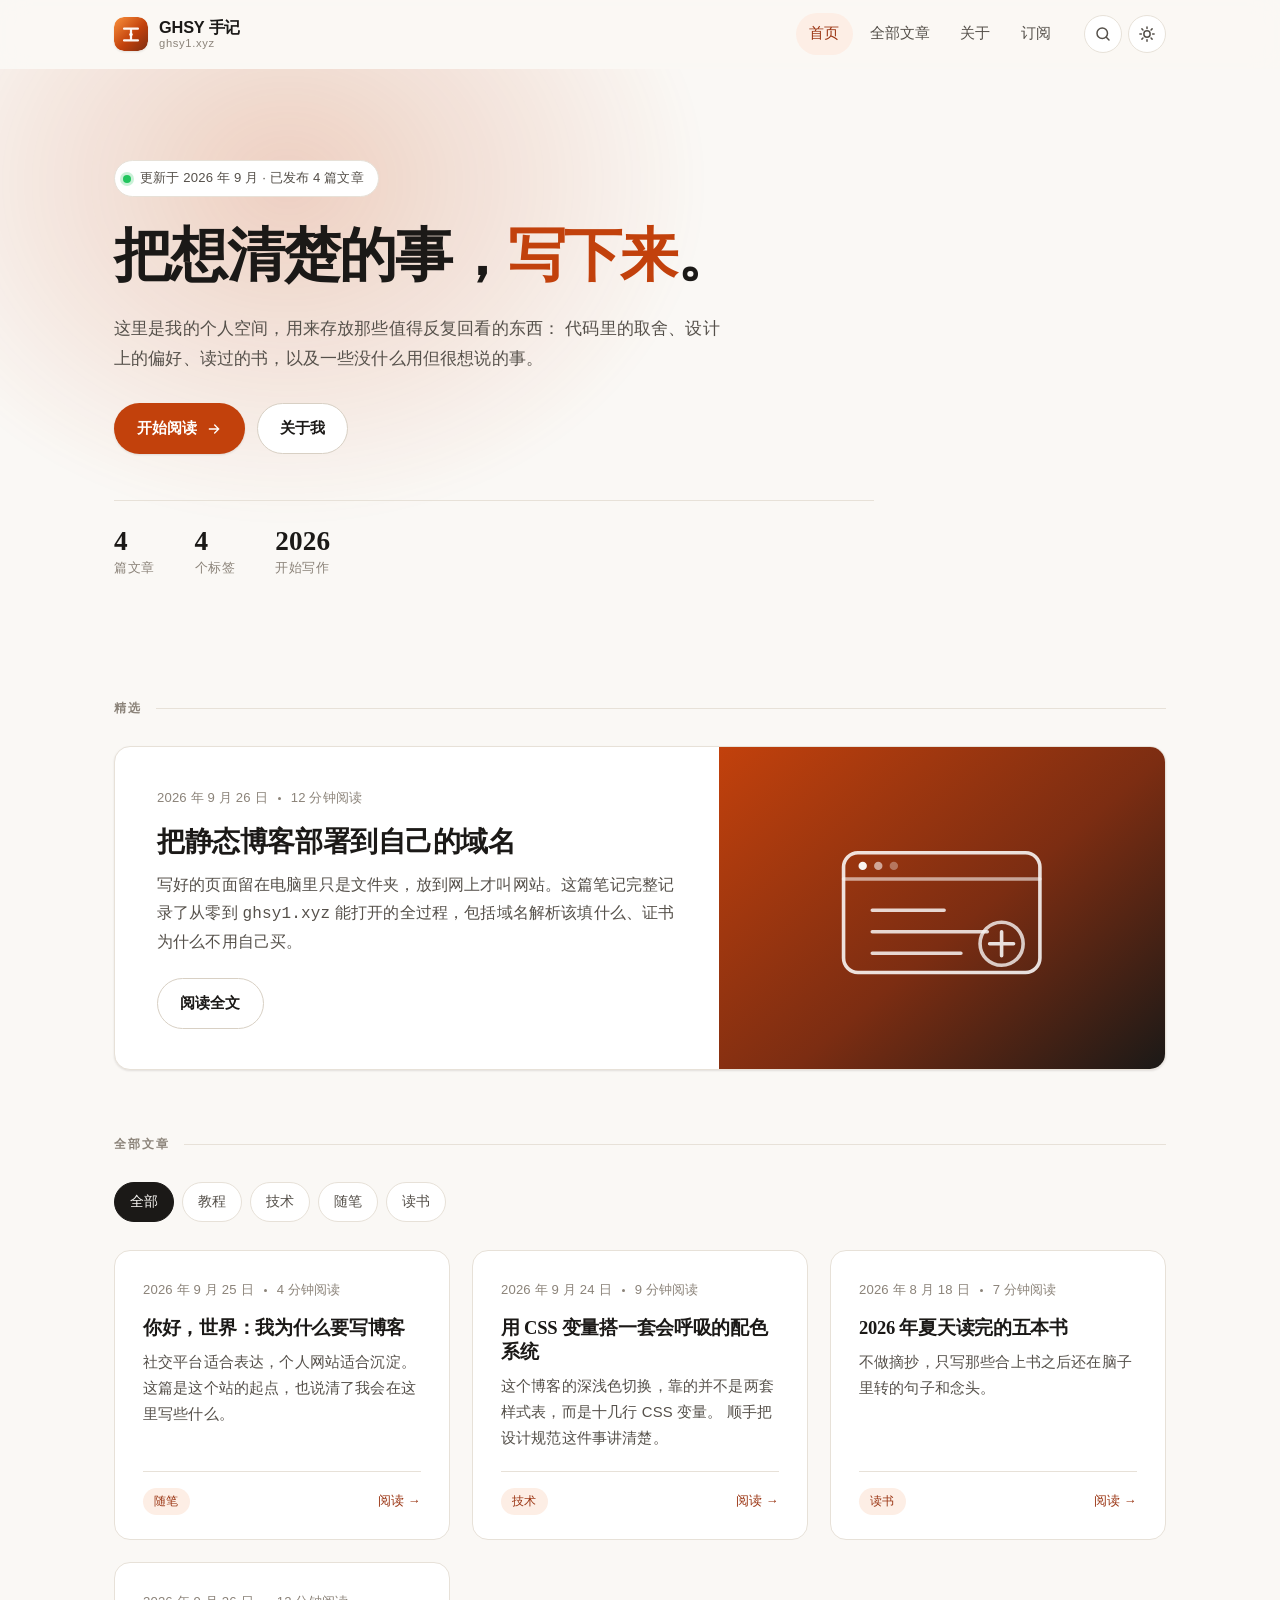
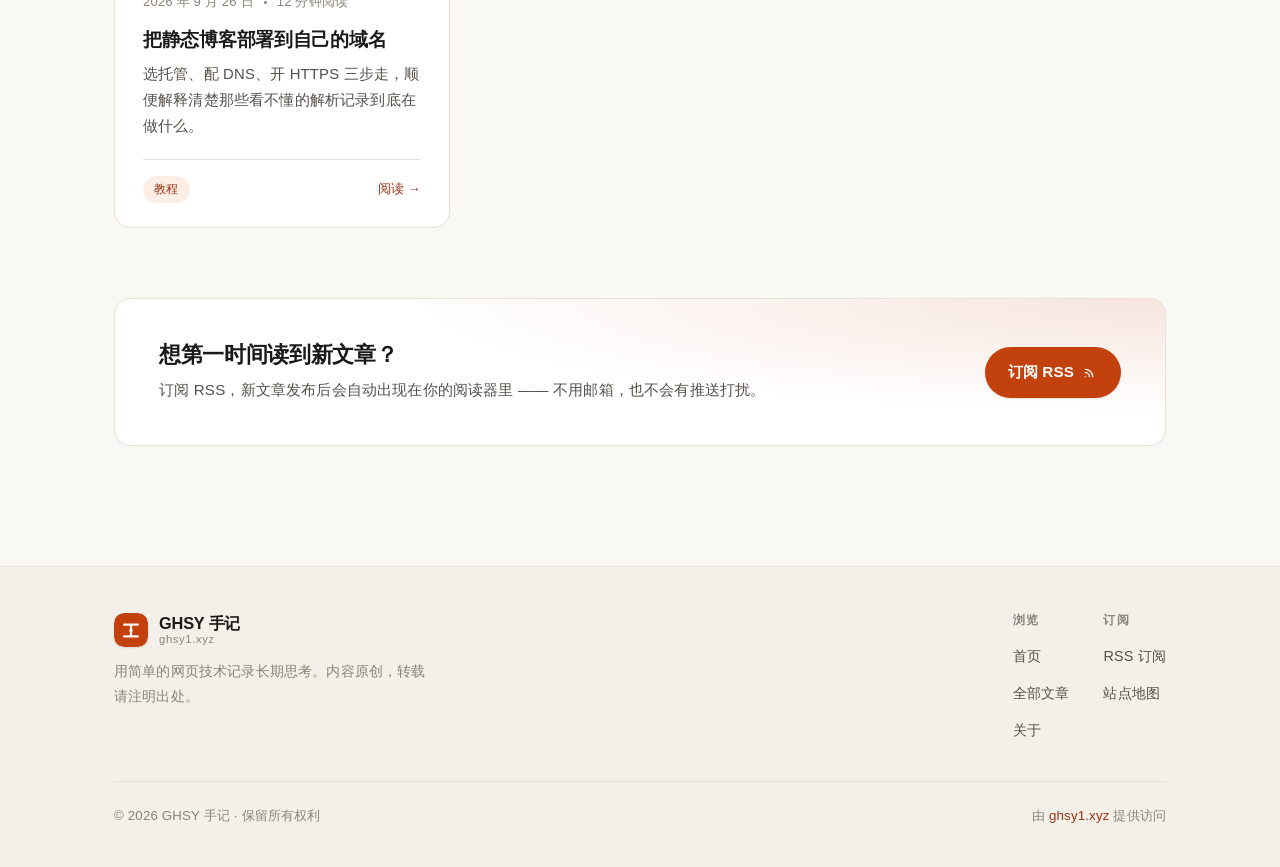
<file: index.html>
<!DOCTYPE html>
<html lang="zh-CN">
<head>
<meta charset="utf-8">
<meta name="viewport" content="width=device-width, initial-scale=1">
<title>GHSY 手记 · 关于代码、设计与生活</title>
<meta name="description" content="GHSY 手记是一个个人博客，记录编程实践、网页设计、读书笔记和生活随笔。">
<meta name="author" content="GHSY">
<link rel="canonical" href="https://ghsy1.xyz/">
<meta name="theme-color" content="#faf8f5" media="(prefers-color-scheme: light)">
<meta name="theme-color" content="#131211" media="(prefers-color-scheme: dark)">

<meta property="og:type" content="website">
<meta property="og:site_name" content="GHSY 手记">
<meta property="og:title" content="GHSY 手记 · 关于代码、设计与生活">
<meta property="og:description" content="记录编程实践、网页设计、读书笔记和生活随笔的个人博客。">
<meta property="og:url" content="https://ghsy1.xyz/">
<meta property="og:locale" content="zh_CN">
<meta name="twitter:card" content="summary_large_image">

<link rel="icon" href="assets/favicon.svg" type="image/svg+xml">
<link rel="apple-touch-icon" href="assets/favicon.svg">
<link rel="alternate" type="application/rss+xml" title="GHSY 手记 RSS" href="feed.xml">
<link rel="stylesheet" href="assets/css/style.css">

<script>
  // 在首屏绘制前恢复主题，避免闪白
  (function () {
    try {
      var t = localStorage.getItem('ghsy-theme');
      if (t === 'light' || t === 'dark') document.documentElement.setAttribute('data-theme', t);
    } catch (e) {}
  })();
</script>

<script type="application/ld+json">
{
  "@context": "https://schema.org",
  "@type": "Blog",
  "name": "GHSY 手记",
  "url": "https://ghsy1.xyz/",
  "description": "记录编程实践、网页设计、读书笔记和生活随笔的个人博客。",
  "inLanguage": "zh-CN"
}
</script>
</head>
<body>
<a class="skip-link" href="#main">跳到正文</a>

<!-- ============ 页头 ============ -->
<header class="site-header">
  <div class="container header-inner">
    <a class="brand" href="index.html">
      <svg class="brand__mark" viewBox="0 0 64 64" aria-hidden="true">
        <defs>
          <linearGradient id="brandMark" x1="0" y1="0" x2="1" y2="1">
            <stop offset="0" stop-color="#fb923c"/>
            <stop offset="55%" stop-color="#c2410c"/>
            <stop offset="100%" stop-color="#7c2d12"/>
          </linearGradient>
        </defs>
        <rect width="64" height="64" rx="18" fill="url(#brandMark)"/>
        <path d="M19 22h26M32 22v22M19 44h26" stroke="#fff" stroke-width="4.2"
              stroke-linecap="round" fill="none" opacity=".95"/>
        <circle cx="32" cy="33" r="3.2" fill="#fff"/>
      </svg>
      <span class="brand__text">
        <span class="brand__name">GHSY 手记</span>
        <span class="brand__tag">ghsy1.xyz</span>
      </span>
    </a>

    <nav class="site-nav" id="site-nav" aria-label="主导航">
      <a href="index.html" aria-current="page">首页</a>
      <a href="index.html#posts">全部文章</a>
      <a href="about.html">关于</a>
      <a href="feed.xml">订阅</a>
    </nav>

    <div class="header-tools">
      <button class="icon-btn search-trigger" type="button" data-search-toggle
              aria-controls="search-panel" aria-expanded="false" aria-label="搜索文章">
        <svg width="18" height="18" viewBox="0 0 24 24" fill="none" stroke="currentColor"
             stroke-width="2" stroke-linecap="round" aria-hidden="true">
          <circle cx="11" cy="11" r="7"/><path d="m20 20-3.6-3.6"/>
        </svg>
      </button>
      <button class="icon-btn theme-toggle" type="button" data-theme-toggle aria-label="切换深浅色模式">
        <svg class="icon-sun" width="18" height="18" viewBox="0 0 24 24" fill="none"
             stroke="currentColor" stroke-width="2" stroke-linecap="round" aria-hidden="true">
          <circle cx="12" cy="12" r="4.2"/>
          <path d="M12 2.5v2M12 19.5v2M2.5 12h2M19.5 12h2M5.2 5.2l1.4 1.4M17.4 17.4l1.4 1.4M18.8 5.2l-1.4 1.4M6.6 17.4l-1.4 1.4"/>
        </svg>
        <svg class="icon-moon" width="18" height="18" viewBox="0 0 24 24" fill="none"
             stroke="currentColor" stroke-width="2" stroke-linecap="round" aria-hidden="true">
          <path d="M20 14.5A8.5 8.5 0 0 1 9.5 4a8.5 8.5 0 1 0 10.5 10.5Z"/>
        </svg>
      </button>
      <button class="icon-btn nav-toggle" type="button" data-nav-toggle
              aria-controls="site-nav" aria-expanded="false" aria-label="打开导航菜单">
        <svg width="18" height="18" viewBox="0 0 24 24" fill="none" stroke="currentColor"
             stroke-width="2" stroke-linecap="round" aria-hidden="true">
          <path d="M4 7h16M4 12h16M4 17h16"/>
        </svg>
      </button>
    </div>
  </div>

  <!-- 搜索面板 -->
  <div class="search-panel" id="search-panel">
    <div class="container">
      <div class="search-field">
        <svg width="18" height="18" viewBox="0 0 24 24" fill="none" stroke="currentColor"
             stroke-width="2" stroke-linecap="round" aria-hidden="true">
          <circle cx="11" cy="11" r="7"/><path d="m20 20-3.6-3.6"/>
        </svg>
        <label class="visually-hidden" for="search-input">搜索文章</label>
        <input id="search-input" type="search" placeholder="搜索标题、摘要或标签…" autocomplete="off">
        <button class="icon-btn" type="button" data-search-close aria-label="关闭搜索">
          <svg width="16" height="16" viewBox="0 0 24 24" fill="none" stroke="currentColor"
               stroke-width="2" stroke-linecap="round" aria-hidden="true">
            <path d="M6 6l12 12M18 6L6 18"/>
          </svg>
        </button>
      </div>
      <p class="search-hint" id="search-status" role="status" aria-live="polite"></p>
    </div>
  </div>
</header>

<main class="main" id="main">

  <!-- ============ 首屏 ============ -->
  <section class="hero">
    <div class="container">
      <div class="hero__inner">
        <p class="hero__eyebrow">
          <span class="hero__dot" aria-hidden="true"></span>
          更新于 2026 年 9 月 · 已发布 4 篇文章
        </p>
        <h1 class="hero__title">把想清楚的事，<em>写下来</em>。</h1>
        <p class="hero__lede">
          这里是我的个人空间，用来存放那些值得反复回看的东西：
          代码里的取舍、设计上的偏好、读过的书，以及一些没什么用但很想说的事。
        </p>
        <div class="hero__actions">
          <a class="btn btn--primary" href="#posts">
            开始阅读
            <svg width="16" height="16" viewBox="0 0 24 24" fill="none" stroke="currentColor"
                 stroke-width="2" stroke-linecap="round" aria-hidden="true">
              <path d="M5 12h14M13 6l6 6-6 6"/>
            </svg>
          </a>
          <a class="btn btn--ghost" href="about.html">关于我</a>
        </div>

        <div class="hero__stats">
          <div class="stat">
            <div class="stat__num">4</div>
            <div class="stat__label">篇文章</div>
          </div>
          <div class="stat">
            <div class="stat__num">4</div>
            <div class="stat__label">个标签</div>
          </div>
          <div class="stat">
            <div class="stat__num">2026</div>
            <div class="stat__label">开始写作</div>
          </div>
        </div>
      </div>
    </div>
  </section>

  <!-- ============ 精选文章 ============ -->
  <div class="container">
    <p class="section-label">精选</p>

    <article class="featured" data-post-card
             data-title="把静态博客部署到自己的域名"
             data-excerpt="从代码写完到 ghsy1.xyz 能打开，中间只差三步：选托管、配 DNS、开 HTTPS。"
             data-tags="教程,部署">
      <div class="featured__body">
        <div class="post-meta">
          <time datetime="2026-09-26">2026 年 9 月 26 日</time>
          <span class="post-meta__dot" aria-hidden="true"></span>
          <span>12 分钟阅读</span>
        </div>
        <h2 class="featured__title">
          <a href="posts/static-site-deploy.html">把静态博客部署到自己的域名</a>
        </h2>
        <p class="featured__excerpt">
          写好的页面留在电脑里只是文件夹，放到网上才叫网站。这篇笔记完整记录了从零到
          <code>ghsy1.xyz</code> 能打开的全过程，包括域名解析该填什么、证书为什么不用自己买。
        </p>
        <a class="btn btn--ghost" href="posts/static-site-deploy.html">阅读全文</a>
      </div>
      <div class="featured__cover" aria-hidden="true">
        <svg viewBox="0 0 200 140" fill="none" stroke="#fff" stroke-width="3" stroke-linecap="round">
          <rect x="18" y="24" width="164" height="100" rx="12" opacity=".9"/>
          <path d="M18 46h164" opacity=".6"/>
          <circle cx="34" cy="35" r="3.5" fill="#fff" stroke="none"/>
          <circle cx="47" cy="35" r="3.5" fill="#fff" stroke="none" opacity=".6"/>
          <circle cx="60" cy="35" r="3.5" fill="#fff" stroke="none" opacity=".35"/>
          <path d="M42 72h60M42 90h96M42 108h74" opacity=".85"/>
          <circle cx="150" cy="100" r="18" opacity=".8"/>
          <path d="M150 90v20M140 100h20" opacity=".9"/>
        </svg>
      </div>
    </article>

    <!-- ============ 文章列表 ============ -->
    <p class="section-label" id="posts">全部文章</p>

    <div class="archive-bar" role="group" aria-label="按标签筛选">
      <button class="filter-btn" type="button" data-filter="all" aria-pressed="true">全部</button>
      <button class="filter-btn" type="button" data-filter="教程" aria-pressed="false">教程</button>
      <button class="filter-btn" type="button" data-filter="技术" aria-pressed="false">技术</button>
      <button class="filter-btn" type="button" data-filter="随笔" aria-pressed="false">随笔</button>
      <button class="filter-btn" type="button" data-filter="读书" aria-pressed="false">读书</button>
    </div>

    <div class="post-grid">

      <article class="card" data-post-card
               data-title="你好，世界：我为什么要写博客"
               data-excerpt="写作是把模糊的想法逼成清晰句子的过程。"
               data-tags="随笔">
        <div class="post-meta">
          <time datetime="2026-09-25">2026 年 9 月 25 日</time>
          <span class="post-meta__dot" aria-hidden="true"></span>
          <span>4 分钟阅读</span>
        </div>
        <h3 class="card__title"><a href="posts/hello-world.html">你好，世界：我为什么要写博客</a></h3>
        <p class="card__excerpt">
          社交平台适合表达，个人网站适合沉淀。这篇是这个站的起点，也说清了我会在这里写些什么。
        </p>
        <div class="card__foot">
          <a class="tag" href="index.html#posts">随笔</a>
          <a class="card__more" href="posts/hello-world.html">阅读 →</a>
        </div>
      </article>

      <article class="card" data-post-card
               data-title="用 CSS 变量搭一套会呼吸的配色系统"
               data-excerpt="把颜色、圆角、阴影都收进变量里，换主题只需要改一处。"
               data-tags="技术,CSS">
        <div class="post-meta">
          <time datetime="2026-09-24">2026 年 9 月 24 日</time>
          <span class="post-meta__dot" aria-hidden="true"></span>
          <span>9 分钟阅读</span>
        </div>
        <h3 class="card__title"><a href="posts/css-design-tokens.html">用 CSS 变量搭一套会呼吸的配色系统</a></h3>
        <p class="card__excerpt">
          这个博客的深浅色切换，靠的并不是两套样式表，而是十几行 CSS 变量。
          顺手把设计规范这件事讲清楚。
        </p>
        <div class="card__foot">
          <a class="tag" href="index.html#posts">技术</a>
          <a class="card__more" href="posts/css-design-tokens.html">阅读 →</a>
        </div>
      </article>

      <article class="card" data-post-card
               data-title="2026 年夏天读完的五本书"
               data-excerpt="五本书，五个不同的晚上。"
               data-tags="读书">
        <div class="post-meta">
          <time datetime="2026-08-18">2026 年 8 月 18 日</time>
          <span class="post-meta__dot" aria-hidden="true"></span>
          <span>7 分钟阅读</span>
        </div>
        <h3 class="card__title"><a href="posts/reading-notes-2026.html">2026 年夏天读完的五本书</a></h3>
        <p class="card__excerpt">
          不做摘抄，只写那些合上书之后还在脑子里转的句子和念头。
        </p>
        <div class="card__foot">
          <a class="tag" href="index.html#posts">读书</a>
          <a class="card__more" href="posts/reading-notes-2026.html">阅读 →</a>
        </div>
      </article>

      <article class="card" data-post-card
               data-title="把静态博客部署到自己的域名"
               data-excerpt="从代码写完到 ghsy1.xyz 能打开，中间只差三步。"
               data-tags="教程,部署">
        <div class="post-meta">
          <time datetime="2026-09-26">2026 年 9 月 26 日</time>
          <span class="post-meta__dot" aria-hidden="true"></span>
          <span>12 分钟阅读</span>
        </div>
        <h3 class="card__title"><a href="posts/static-site-deploy.html">把静态博客部署到自己的域名</a></h3>
        <p class="card__excerpt">
          选托管、配 DNS、开 HTTPS 三步走，顺便解释清楚那些看不懂的解析记录到底在做什么。
        </p>
        <div class="card__foot">
          <a class="tag" href="index.html#posts">教程</a>
          <a class="card__more" href="posts/static-site-deploy.html">阅读 →</a>
        </div>
      </article>

    </div>

    <div class="empty-state" id="empty-state" hidden>
      没有找到匹配的文章，换个关键词或标签试试。
    </div>

    <!-- ============ 订阅 ============ -->
    <section class="subscribe">
      <div class="subscribe__text">
        <h2>想第一时间读到新文章？</h2>
        <p>订阅 RSS，新文章发布后会自动出现在你的阅读器里 —— 不用邮箱，也不会有推送打扰。</p>
      </div>
      <a class="btn btn--primary" href="feed.xml">
        订阅 RSS
        <svg width="16" height="16" viewBox="0 0 24 24" fill="none" stroke="currentColor"
             stroke-width="2" stroke-linecap="round" aria-hidden="true">
          <path d="M5 19h.01M5 13a6 6 0 0 1 6 6M5 8a11 11 0 0 1 11 11"/>
        </svg>
      </a>
    </section>
  </div>
</main>

<!-- ============ 页脚 ============ -->
<footer class="site-footer">
  <div class="container">
    <div class="footer-inner">
      <div class="footer-brand">
        <a class="brand" href="index.html">
          <svg class="brand__mark" viewBox="0 0 64 64" aria-hidden="true">
            <rect width="64" height="64" rx="18" fill="#c2410c"/>
            <path d="M19 22h26M32 22v22M19 44h26" stroke="#fff" stroke-width="4.2"
                  stroke-linecap="round" fill="none" opacity=".95"/>
            <circle cx="32" cy="33" r="3.2" fill="#fff"/>
          </svg>
          <span class="brand__text">
            <span class="brand__name">GHSY 手记</span>
            <span class="brand__tag">ghsy1.xyz</span>
          </span>
        </a>
        <p>用简单的网页技术记录长期思考。内容原创，转载请注明出处。</p>
      </div>

      <nav class="footer-nav" aria-label="页脚导航">
        <div class="footer-col">
          <h3>浏览</h3>
          <ul>
            <li><a href="index.html">首页</a></li>
            <li><a href="index.html#posts">全部文章</a></li>
            <li><a href="about.html">关于</a></li>
          </ul>
        </div>
        <div class="footer-col">
          <h3>订阅</h3>
          <ul>
            <li><a href="feed.xml">RSS 订阅</a></li>
            <li><a href="sitemap.xml">站点地图</a></li>
          </ul>
        </div>
      </nav>
    </div>

    <div class="footer-bottom">
      <span>© <span data-year>2026</span> GHSY 手记 · 保留所有权利</span>
      <span>由 <a href="https://ghsy1.xyz">ghsy1.xyz</a> 提供访问</span>
    </div>
  </div>
</footer>

<script src="assets/js/site.js" defer></script>
</body>
</html>
</file>
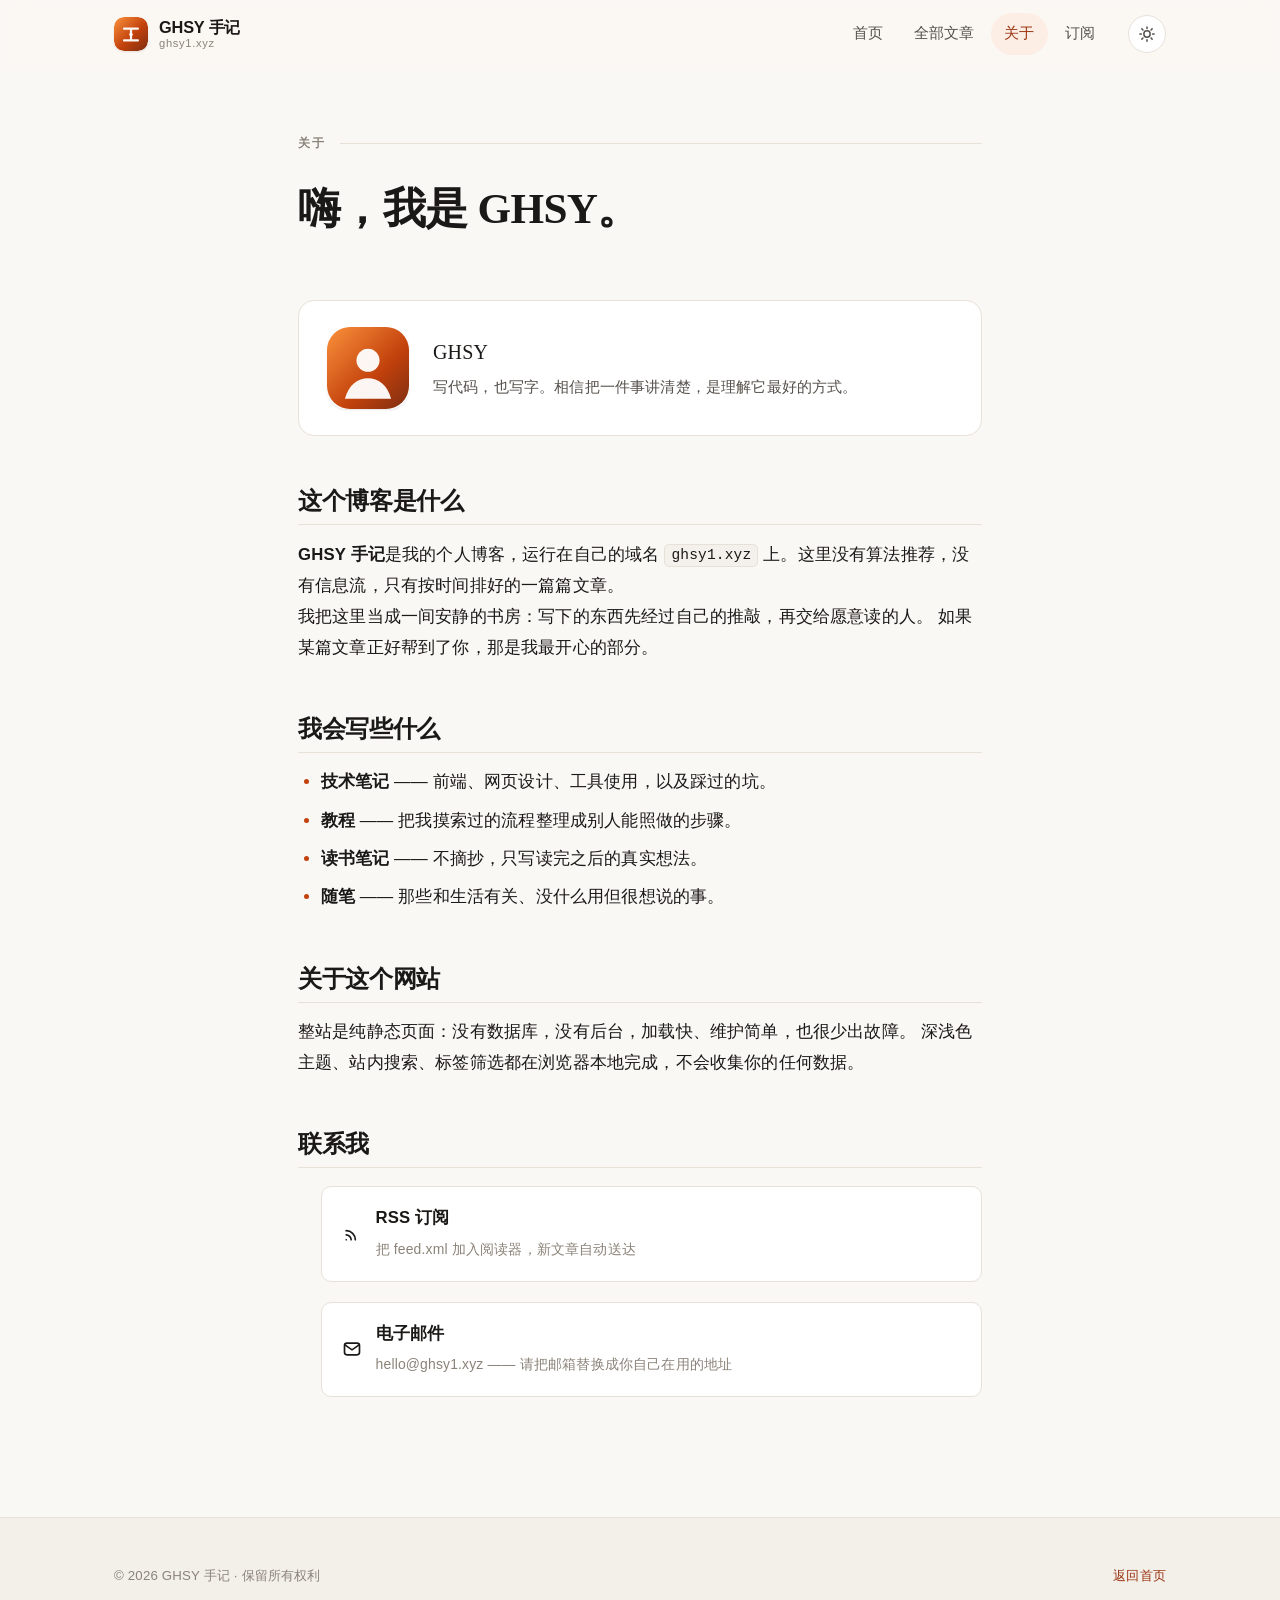
<file: about.html>
<!DOCTYPE html>
<html lang="zh-CN">
<head>
<meta charset="utf-8">
<meta name="viewport" content="width=device-width, initial-scale=1">
<title>关于 · GHSY 手记</title>
<meta name="description" content="关于 GHSY 手记：这个博客是谁在写、写些什么、以及如何联系。">
<link rel="canonical" href="https://ghsy1.xyz/about.html">
<meta name="theme-color" content="#faf8f5" media="(prefers-color-scheme: light)">
<meta name="theme-color" content="#131211" media="(prefers-color-scheme: dark)">
<meta property="og:type" content="website">
<meta property="og:site_name" content="GHSY 手记">
<meta property="og:title" content="关于 · GHSY 手记">
<meta property="og:description" content="这个博客是谁在写、写些什么、以及如何联系。">
<meta property="og:url" content="https://ghsy1.xyz/about.html">
<link rel="icon" href="assets/favicon.svg" type="image/svg+xml">
<link rel="alternate" type="application/rss+xml" title="GHSY 手记 RSS" href="feed.xml">
<link rel="stylesheet" href="assets/css/style.css">
<script>
  (function () {
    try {
      var t = localStorage.getItem('ghsy-theme');
      if (t === 'light' || t === 'dark') document.documentElement.setAttribute('data-theme', t);
    } catch (e) {}
  })();
</script>
</head>
<body>
<a class="skip-link" href="#main">跳到正文</a>

<header class="site-header">
  <div class="container header-inner">
    <a class="brand" href="index.html">
      <svg class="brand__mark" viewBox="0 0 64 64" aria-hidden="true">
        <defs>
          <linearGradient id="brandMark" x1="0" y1="0" x2="1" y2="1">
            <stop offset="0" stop-color="#fb923c"/>
            <stop offset="55%" stop-color="#c2410c"/>
            <stop offset="100%" stop-color="#7c2d12"/>
          </linearGradient>
        </defs>
        <rect width="64" height="64" rx="18" fill="url(#brandMark)"/>
        <path d="M19 22h26M32 22v22M19 44h26" stroke="#fff" stroke-width="4.2"
              stroke-linecap="round" fill="none" opacity=".95"/>
        <circle cx="32" cy="33" r="3.2" fill="#fff"/>
      </svg>
      <span class="brand__text">
        <span class="brand__name">GHSY 手记</span>
        <span class="brand__tag">ghsy1.xyz</span>
      </span>
    </a>

    <nav class="site-nav" id="site-nav" aria-label="主导航">
      <a href="index.html">首页</a>
      <a href="index.html#posts">全部文章</a>
      <a href="about.html" aria-current="page">关于</a>
      <a href="feed.xml">订阅</a>
    </nav>

    <div class="header-tools">
      <button class="icon-btn theme-toggle" type="button" data-theme-toggle aria-label="切换深浅色模式">
        <svg class="icon-sun" width="18" height="18" viewBox="0 0 24 24" fill="none"
             stroke="currentColor" stroke-width="2" stroke-linecap="round" aria-hidden="true">
          <circle cx="12" cy="12" r="4.2"/>
          <path d="M12 2.5v2M12 19.5v2M2.5 12h2M19.5 12h2M5.2 5.2l1.4 1.4M17.4 17.4l1.4 1.4M18.8 5.2l-1.4 1.4M6.6 17.4l-1.4 1.4"/>
        </svg>
        <svg class="icon-moon" width="18" height="18" viewBox="0 0 24 24" fill="none"
             stroke="currentColor" stroke-width="2" stroke-linecap="round" aria-hidden="true">
          <path d="M20 14.5A8.5 8.5 0 0 1 9.5 4a8.5 8.5 0 1 0 10.5 10.5Z"/>
        </svg>
      </button>
      <button class="icon-btn nav-toggle" type="button" data-nav-toggle
              aria-controls="site-nav" aria-expanded="false" aria-label="打开导航菜单">
        <svg width="18" height="18" viewBox="0 0 24 24" fill="none" stroke="currentColor"
             stroke-width="2" stroke-linecap="round" aria-hidden="true">
          <path d="M4 7h16M4 12h16M4 17h16"/>
        </svg>
      </button>
    </div>
  </div>
</header>

<main class="main" id="main">
  <div class="container container--narrow">
    <div class="page-header">
      <p class="section-label" style="margin-top:0">关于</p>
      <h1>嗨，我是 GHSY。</h1>
    </div>

    <div class="profile">
      <svg class="profile__avatar" viewBox="0 0 64 64" aria-hidden="true">
        <defs>
          <linearGradient id="avatarGrad" x1="0" y1="0" x2="1" y2="1">
            <stop offset="0" stop-color="#fb923c"/>
            <stop offset="60%" stop-color="#c2410c"/>
            <stop offset="100%" stop-color="#7c2d12"/>
          </linearGradient>
        </defs>
        <rect width="64" height="64" rx="18" fill="url(#avatarGrad)"/>
        <circle cx="32" cy="26" r="9" fill="#fff" opacity=".95"/>
        <path d="M14 56c3-11 10-16 18-16s15 5 18 16" fill="#fff" opacity=".95"/>
      </svg>
      <div>
        <p class="profile__name">GHSY</p>
        <p class="profile__desc">写代码，也写字。相信把一件事讲清楚，是理解它最好的方式。</p>
      </div>
    </div>

    <article class="article" style="margin-top:34px">
      <h2>这个博客是什么</h2>
      <p>
        <strong>GHSY 手记</strong>是我的个人博客，运行在自己的域名
        <code>ghsy1.xyz</code> 上。这里没有算法推荐，没有信息流，只有按时间排好的一篇篇文章。
      </p>
      <p>
        我把这里当成一间安静的书房：写下的东西先经过自己的推敲，再交给愿意读的人。
        如果某篇文章正好帮到了你，那是我最开心的部分。
      </p>

      <h2>我会写些什么</h2>
      <ul>
        <li><strong>技术笔记</strong> —— 前端、网页设计、工具使用，以及踩过的坑。</li>
        <li><strong>教程</strong> —— 把我摸索过的流程整理成别人能照做的步骤。</li>
        <li><strong>读书笔记</strong> —— 不摘抄，只写读完之后的真实想法。</li>
        <li><strong>随笔</strong> —— 那些和生活有关、没什么用但很想说的事。</li>
      </ul>

      <h2>关于这个网站</h2>
      <p>
        整站是纯静态页面：没有数据库，没有后台，加载快、维护简单，也很少出故障。
        深浅色主题、站内搜索、标签筛选都在浏览器本地完成，不会收集你的任何数据。
      </p>

      <h2>联系我</h2>
      <ul class="link-list" style="margin-top:18px">
        <li>
          <a href="feed.xml">
            <svg width="20" height="20" viewBox="0 0 24 24" fill="none" stroke="currentColor"
                 stroke-width="2" stroke-linecap="round" aria-hidden="true">
              <path d="M5 19h.01M5 13a6 6 0 0 1 6 6M5 8a11 11 0 0 1 11 11"/>
            </svg>
            <span>
              <strong>RSS 订阅</strong>
              <small>把 feed.xml 加入阅读器，新文章自动送达</small>
            </span>
          </a>
        </li>
        <li>
          <a href="mailto:hello@ghsy1.xyz">
            <svg width="20" height="20" viewBox="0 0 24 24" fill="none" stroke="currentColor"
                 stroke-width="2" stroke-linecap="round" aria-hidden="true">
              <rect x="3" y="5" width="18" height="14" rx="3"/><path d="m3.5 7 8.5 6 8.5-6"/>
            </svg>
            <span>
              <strong>电子邮件</strong>
              <small>hello@ghsy1.xyz —— 请把邮箱替换成你自己在用的地址</small>
            </span>
          </a>
        </li>
      </ul>
    </article>
  </div>
</main>

<footer class="site-footer">
  <div class="container">
    <div class="footer-bottom" style="margin-top:0;border-top:0;padding-top:0">
      <span>© <span data-year>2026</span> GHSY 手记 · 保留所有权利</span>
      <span><a href="index.html">返回首页</a></span>
    </div>
  </div>
</footer>

<script src="assets/js/site.js" defer></script>
</body>
</html>
</file>
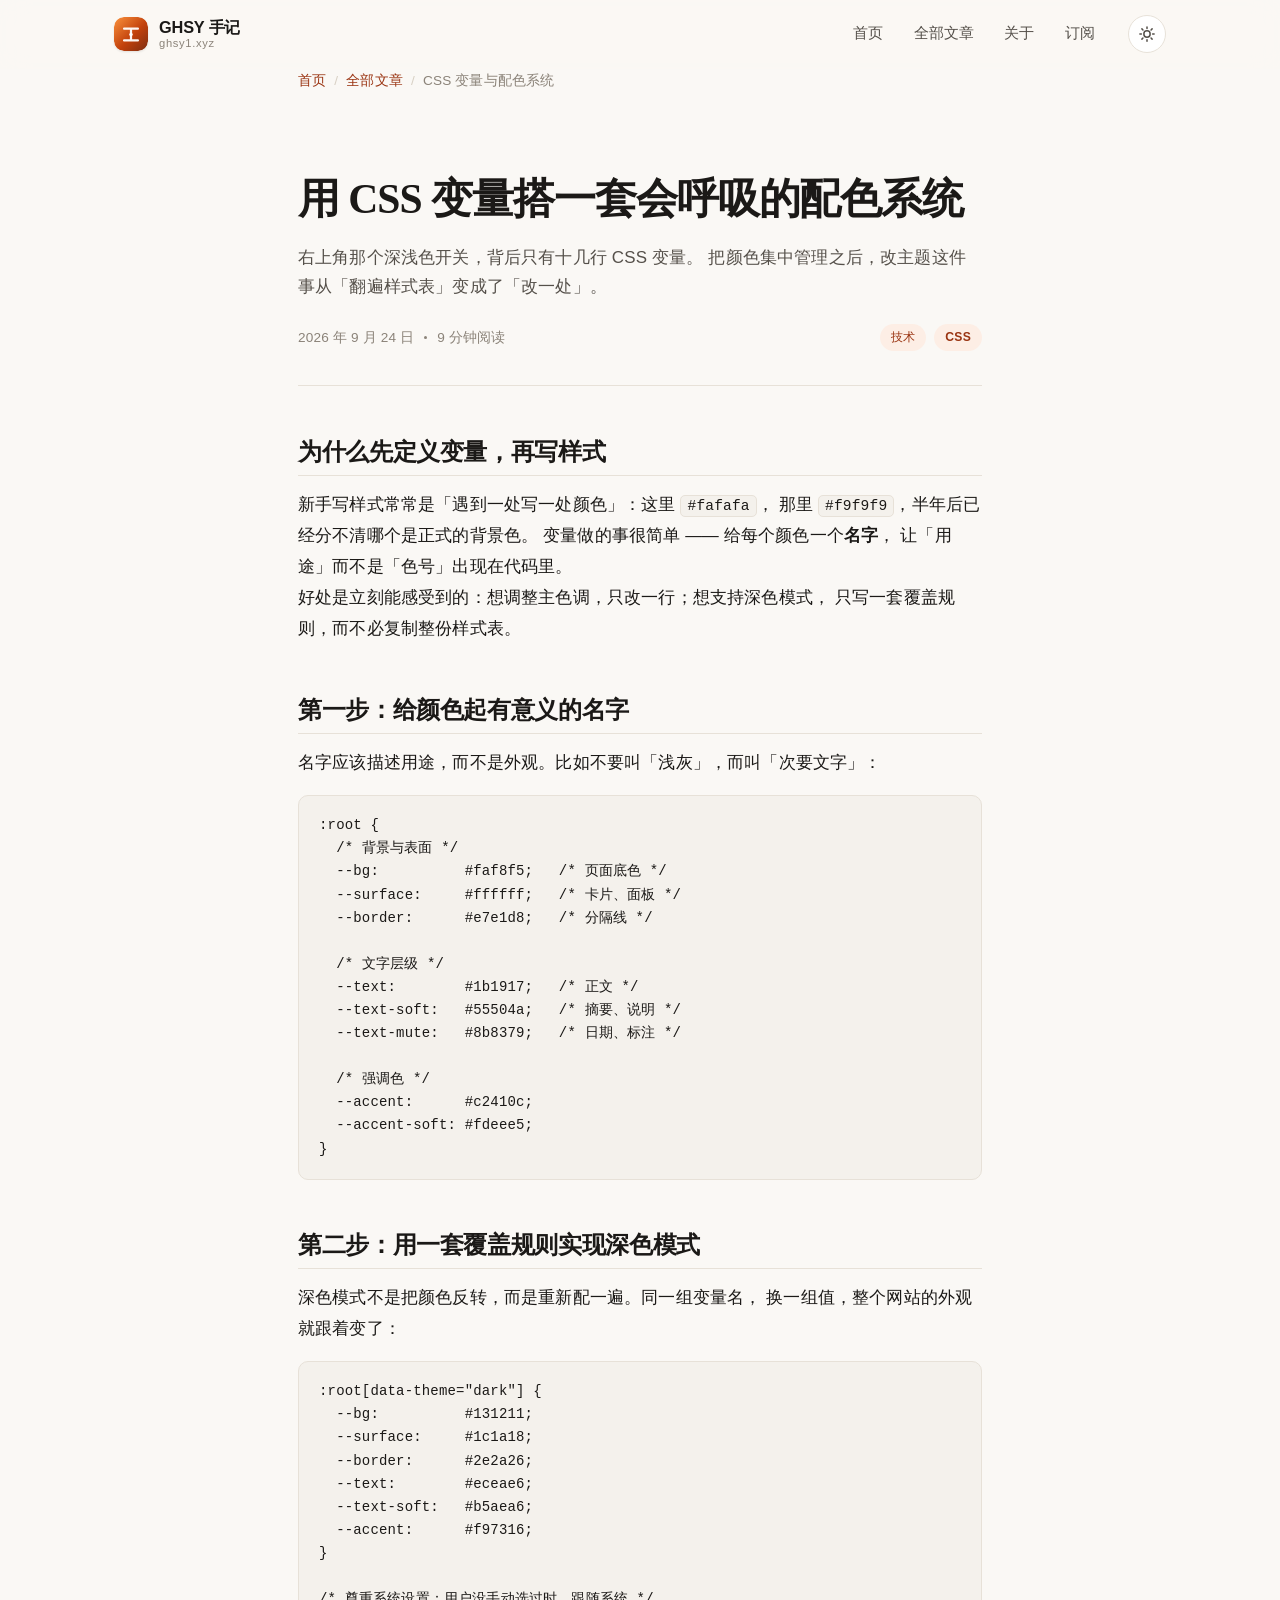
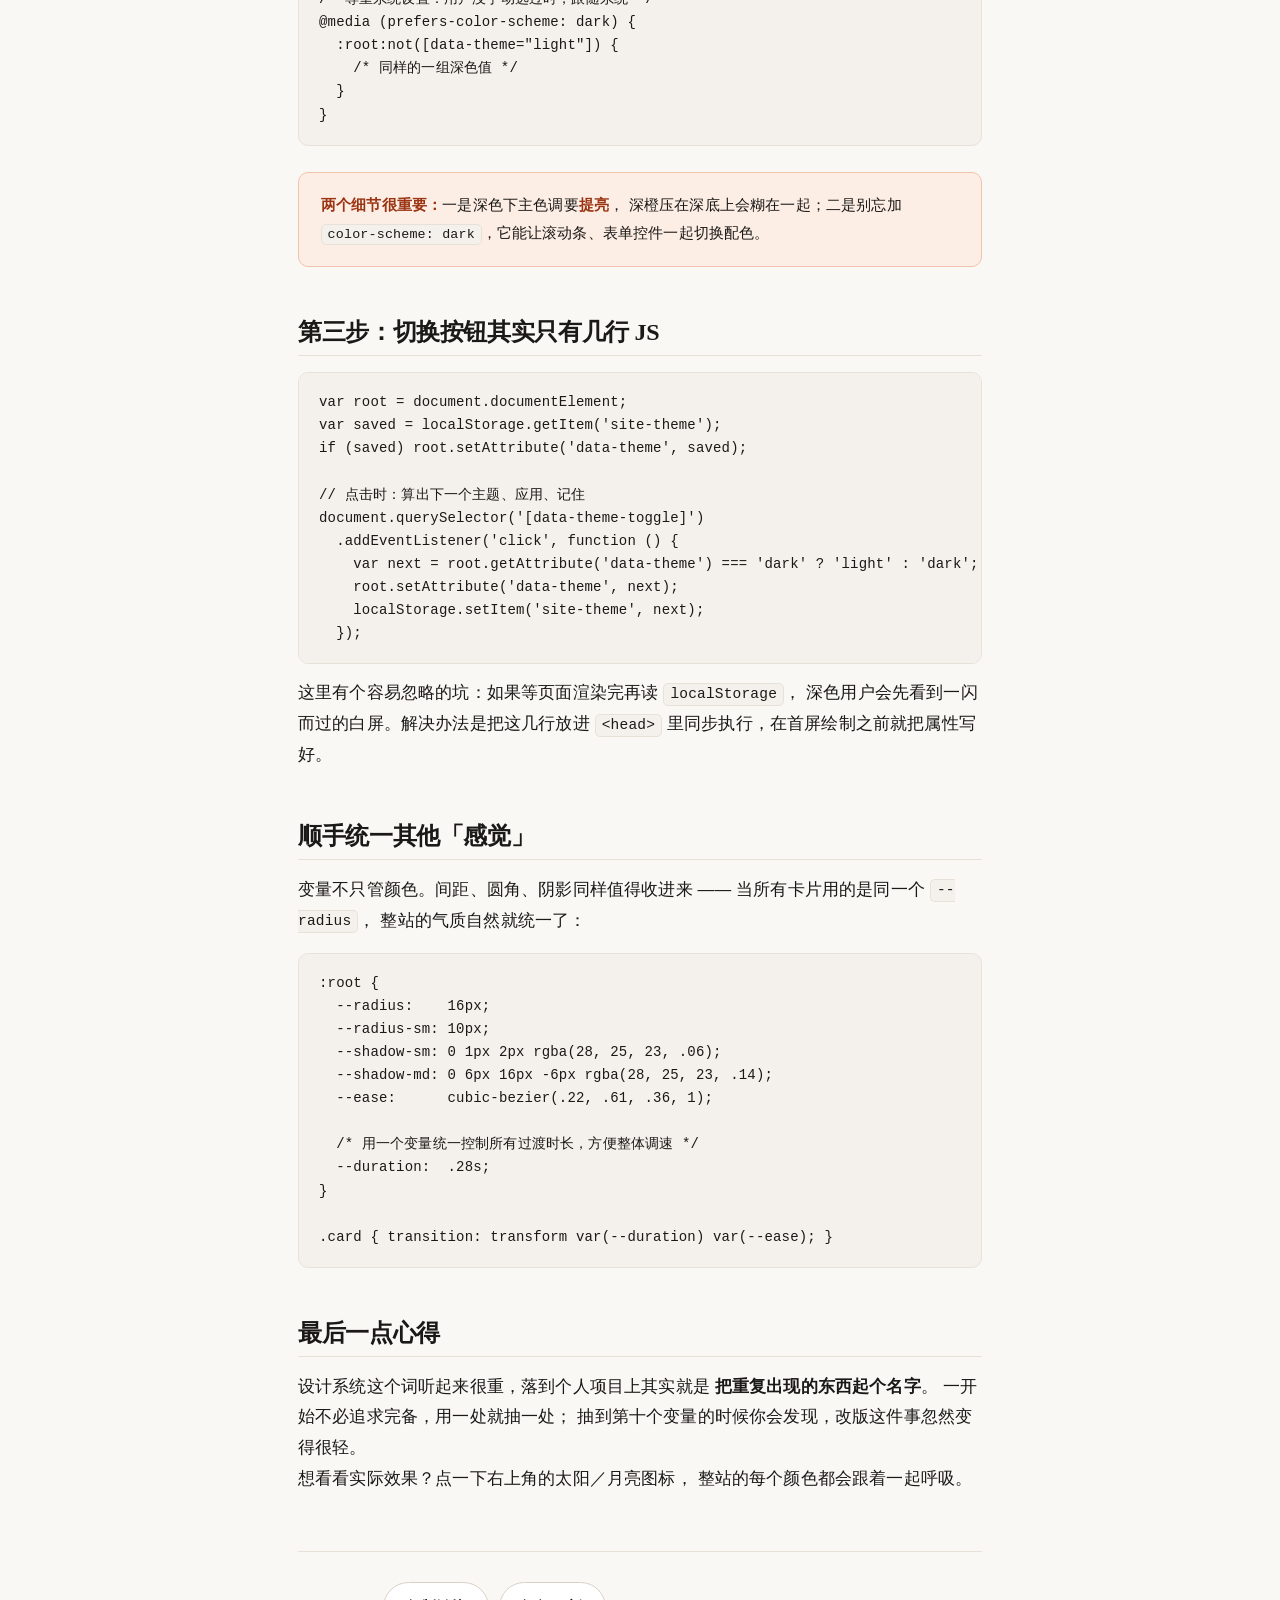
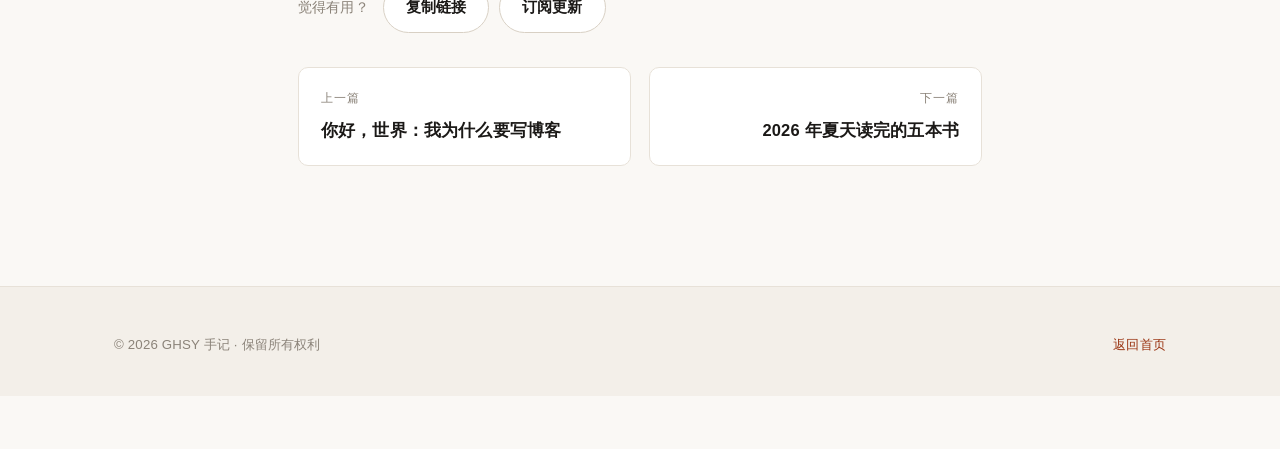
<file: posts/css-design-tokens.html>
<!DOCTYPE html>
<html lang="zh-CN">
<head>
<meta charset="utf-8">
<meta name="viewport" content="width=device-width, initial-scale=1">
<title>用 CSS 变量搭一套会呼吸的配色系统 · GHSY 手记</title>
<meta name="description" content="把颜色、圆角、阴影都收进变量里，深浅色切换只需要改一处。这是本博客正在使用的设计系统。">
<meta name="author" content="GHSY">
<link rel="canonical" href="https://ghsy1.xyz/posts/css-design-tokens.html">
<meta name="theme-color" content="#faf8f5" media="(prefers-color-scheme: light)">
<meta name="theme-color" content="#131211" media="(prefers-color-scheme: dark)">
<meta property="og:type" content="article">
<meta property="og:site_name" content="GHSY 手记">
<meta property="og:title" content="用 CSS 变量搭一套会呼吸的配色系统">
<meta property="og:description" content="深浅色切换只需要改一处，靠的是十几行 CSS 变量。">
<meta property="og:url" content="https://ghsy1.xyz/posts/css-design-tokens.html">
<meta property="article:published_time" content="2026-09-24">
<link rel="icon" href="../assets/favicon.svg" type="image/svg+xml">
<link rel="alternate" type="application/rss+xml" title="GHSY 手记 RSS" href="../feed.xml">
<link rel="stylesheet" href="../assets/css/style.css">
<script>
  (function () {
    try {
      var t = localStorage.getItem('ghsy-theme');
      if (t === 'light' || t === 'dark') document.documentElement.setAttribute('data-theme', t);
    } catch (e) {}
  })();
</script>
<script type="application/ld+json">
{
  "@context": "https://schema.org",
  "@type": "BlogPosting",
  "headline": "用 CSS 变量搭一套会呼吸的配色系统",
  "datePublished": "2026-09-24",
  "author": { "@type": "Person", "name": "GHSY" },
  "mainEntityOfPage": "https://ghsy1.xyz/posts/css-design-tokens.html",
  "inLanguage": "zh-CN"
}
</script>
</head>
<body>
<a class="skip-link" href="#main">跳到正文</a>

<header class="site-header">
  <div class="container header-inner">
    <a class="brand" href="../index.html">
      <svg class="brand__mark" viewBox="0 0 64 64" aria-hidden="true">
        <defs>
          <linearGradient id="brandMark" x1="0" y1="0" x2="1" y2="1">
            <stop offset="0" stop-color="#fb923c"/>
            <stop offset="55%" stop-color="#c2410c"/>
            <stop offset="100%" stop-color="#7c2d12"/>
          </linearGradient>
        </defs>
        <rect width="64" height="64" rx="18" fill="url(#brandMark)"/>
        <path d="M19 22h26M32 22v22M19 44h26" stroke="#fff" stroke-width="4.2"
              stroke-linecap="round" fill="none" opacity=".95"/>
        <circle cx="32" cy="33" r="3.2" fill="#fff"/>
      </svg>
      <span class="brand__text">
        <span class="brand__name">GHSY 手记</span>
        <span class="brand__tag">ghsy1.xyz</span>
      </span>
    </a>

    <nav class="site-nav" id="site-nav" aria-label="主导航">
      <a href="../index.html">首页</a>
      <a href="../index.html#posts">全部文章</a>
      <a href="../about.html">关于</a>
      <a href="../feed.xml">订阅</a>
    </nav>

    <div class="header-tools">
      <button class="icon-btn theme-toggle" type="button" data-theme-toggle aria-label="切换深浅色模式">
        <svg class="icon-sun" width="18" height="18" viewBox="0 0 24 24" fill="none"
             stroke="currentColor" stroke-width="2" stroke-linecap="round" aria-hidden="true">
          <circle cx="12" cy="12" r="4.2"/>
          <path d="M12 2.5v2M12 19.5v2M2.5 12h2M19.5 12h2M5.2 5.2l1.4 1.4M17.4 17.4l1.4 1.4M18.8 5.2l-1.4 1.4M6.6 17.4l-1.4 1.4"/>
        </svg>
        <svg class="icon-moon" width="18" height="18" viewBox="0 0 24 24" fill="none"
             stroke="currentColor" stroke-width="2" stroke-linecap="round" aria-hidden="true">
          <path d="M20 14.5A8.5 8.5 0 0 1 9.5 4a8.5 8.5 0 1 0 10.5 10.5Z"/>
        </svg>
      </button>
      <button class="icon-btn nav-toggle" type="button" data-nav-toggle
              aria-controls="site-nav" aria-expanded="false" aria-label="打开导航菜单">
        <svg width="18" height="18" viewBox="0 0 24 24" fill="none" stroke="currentColor"
             stroke-width="2" stroke-linecap="round" aria-hidden="true">
          <path d="M4 7h16M4 12h16M4 17h16"/>
        </svg>
      </button>
    </div>
  </div>
</header>

<main class="main" id="main">
  <div class="container container--narrow">
    <nav class="breadcrumbs" aria-label="面包屑">
      <ol>
        <li><a href="../index.html">首页</a></li>
        <li><a href="../index.html#posts">全部文章</a></li>
        <li>CSS 变量与配色系统</li>
      </ol>
    </nav>

    <header class="article-header">
      <h1>用 CSS 变量搭一套会呼吸的配色系统</h1>
      <p class="article-header__lede">
        右上角那个深浅色开关，背后只有十几行 CSS 变量。
        把颜色集中管理之后，改主题这件事从「翻遍样式表」变成了「改一处」。
      </p>
      <div class="article-header__meta">
        <time datetime="2026-09-24">2026 年 9 月 24 日</time>
        <span class="post-meta__dot" aria-hidden="true"></span>
        <span>9 分钟阅读</span>
        <div class="article-tags">
          <span class="tag">技术</span>
          <span class="tag">CSS</span>
        </div>
      </div>
    </header>

    <article class="article" data-article>
      <h2>为什么先定义变量，再写样式</h2>
      <p>
        新手写样式常常是「遇到一处写一处颜色」：这里 <code>#fafafa</code>，
        那里 <code>#f9f9f9</code>，半年后已经分不清哪个是正式的背景色。
        变量做的事很简单 —— 给每个颜色一个<strong>名字</strong>，
        让「用途」而不是「色号」出现在代码里。
      </p>
      <p>
        好处是立刻能感受到的：想调整主色调，只改一行；想支持深色模式，
        只写一套覆盖规则，而不必复制整份样式表。
      </p>

      <h2>第一步：给颜色起有意义的名字</h2>
      <p>名字应该描述用途，而不是外观。比如不要叫「浅灰」，而叫「次要文字」：</p>
      <pre><code>:root {
  /* 背景与表面 */
  --bg:          #faf8f5;   /* 页面底色 */
  --surface:     #ffffff;   /* 卡片、面板 */
  --border:      #e7e1d8;   /* 分隔线 */

  /* 文字层级 */
  --text:        #1b1917;   /* 正文 */
  --text-soft:   #55504a;   /* 摘要、说明 */
  --text-mute:   #8b8379;   /* 日期、标注 */

  /* 强调色 */
  --accent:      #c2410c;
  --accent-soft: #fdeee5;
}</code></pre>

      <h2>第二步：用一套覆盖规则实现深色模式</h2>
      <p>
        深色模式不是把颜色反转，而是重新配一遍。同一组变量名，
        换一组值，整个网站的外观就跟着变了：
      </p>
      <pre><code>:root[data-theme="dark"] {
  --bg:          #131211;
  --surface:     #1c1a18;
  --border:      #2e2a26;
  --text:        #eceae6;
  --text-soft:   #b5aea6;
  --accent:      #f97316;
}

/* 尊重系统设置：用户没手动选过时，跟随系统 */
@media (prefers-color-scheme: dark) {
  :root:not([data-theme="light"]) {
    /* 同样的一组深色值 */
  }
}</code></pre>
      <div class="callout">
        <strong>两个细节很重要：</strong>一是深色下主色调要<strong>提亮</strong>，
        深橙压在深底上会糊在一起；二是别忘加
        <code>color-scheme: dark</code>，它能让滚动条、表单控件一起切换配色。
      </div>

      <h2>第三步：切换按钮其实只有几行 JS</h2>
      <pre><code>var root = document.documentElement;
var saved = localStorage.getItem('site-theme');
if (saved) root.setAttribute('data-theme', saved);

// 点击时：算出下一个主题、应用、记住
document.querySelector('[data-theme-toggle]')
  .addEventListener('click', function () {
    var next = root.getAttribute('data-theme') === 'dark' ? 'light' : 'dark';
    root.setAttribute('data-theme', next);
    localStorage.setItem('site-theme', next);
  });</code></pre>
      <p>
        这里有个容易忽略的坑：如果等页面渲染完再读 <code>localStorage</code>，
        深色用户会先看到一闪而过的白屏。解决办法是把这几行放进
        <code>&lt;head&gt;</code> 里同步执行，在首屏绘制之前就把属性写好。
      </p>

      <h2>顺手统一其他「感觉」</h2>
      <p>
        变量不只管颜色。间距、圆角、阴影同样值得收进来 ——
        当所有卡片用的是同一个 <code>--radius</code>，
        整站的气质自然就统一了：
      </p>
      <pre><code>:root {
  --radius:    16px;
  --radius-sm: 10px;
  --shadow-sm: 0 1px 2px rgba(28, 25, 23, .06);
  --shadow-md: 0 6px 16px -6px rgba(28, 25, 23, .14);
  --ease:      cubic-bezier(.22, .61, .36, 1);

  /* 用一个变量统一控制所有过渡时长，方便整体调速 */
  --duration:  .28s;
}

.card { transition: transform var(--duration) var(--ease); }</code></pre>

      <h2>最后一点心得</h2>
      <p>
        设计系统这个词听起来很重，落到个人项目上其实就是
        <strong>把重复出现的东西起个名字</strong>。
        一开始不必追求完备，用一处就抽一处；
        抽到第十个变量的时候你会发现，改版这件事忽然变得很轻。
      </p>
      <p>
        想看看实际效果？点一下右上角的太阳／月亮图标，
        整站的每个颜色都会跟着一起呼吸。
      </p>
    </article>

    <div class="article-foot">
      <div class="share-row">
        <span>觉得有用？</span>
        <button class="btn btn--ghost" type="button" data-copy-link>复制链接</button>
        <a class="btn btn--ghost" href="../feed.xml">订阅更新</a>
      </div>

      <nav class="post-nav" aria-label="文章导航">
        <a href="hello-world.html">
          <span class="post-nav__label">上一篇</span>
          <span class="post-nav__title">你好，世界：我为什么要写博客</span>
        </a>
        <a class="is-next" href="reading-notes-2026.html">
          <span class="post-nav__label">下一篇</span>
          <span class="post-nav__title">2026 年夏天读完的五本书</span>
        </a>
      </nav>
    </div>
  </div>
</main>

<footer class="site-footer">
  <div class="container">
    <div class="footer-bottom" style="margin-top:0;border-top:0;padding-top:0">
      <span>© <span data-year>2026</span> GHSY 手记 · 保留所有权利</span>
      <span><a href="../index.html">返回首页</a></span>
    </div>
  </div>
</footer>

<script src="../assets/js/site.js" defer></script>
</body>
</html>
</file>
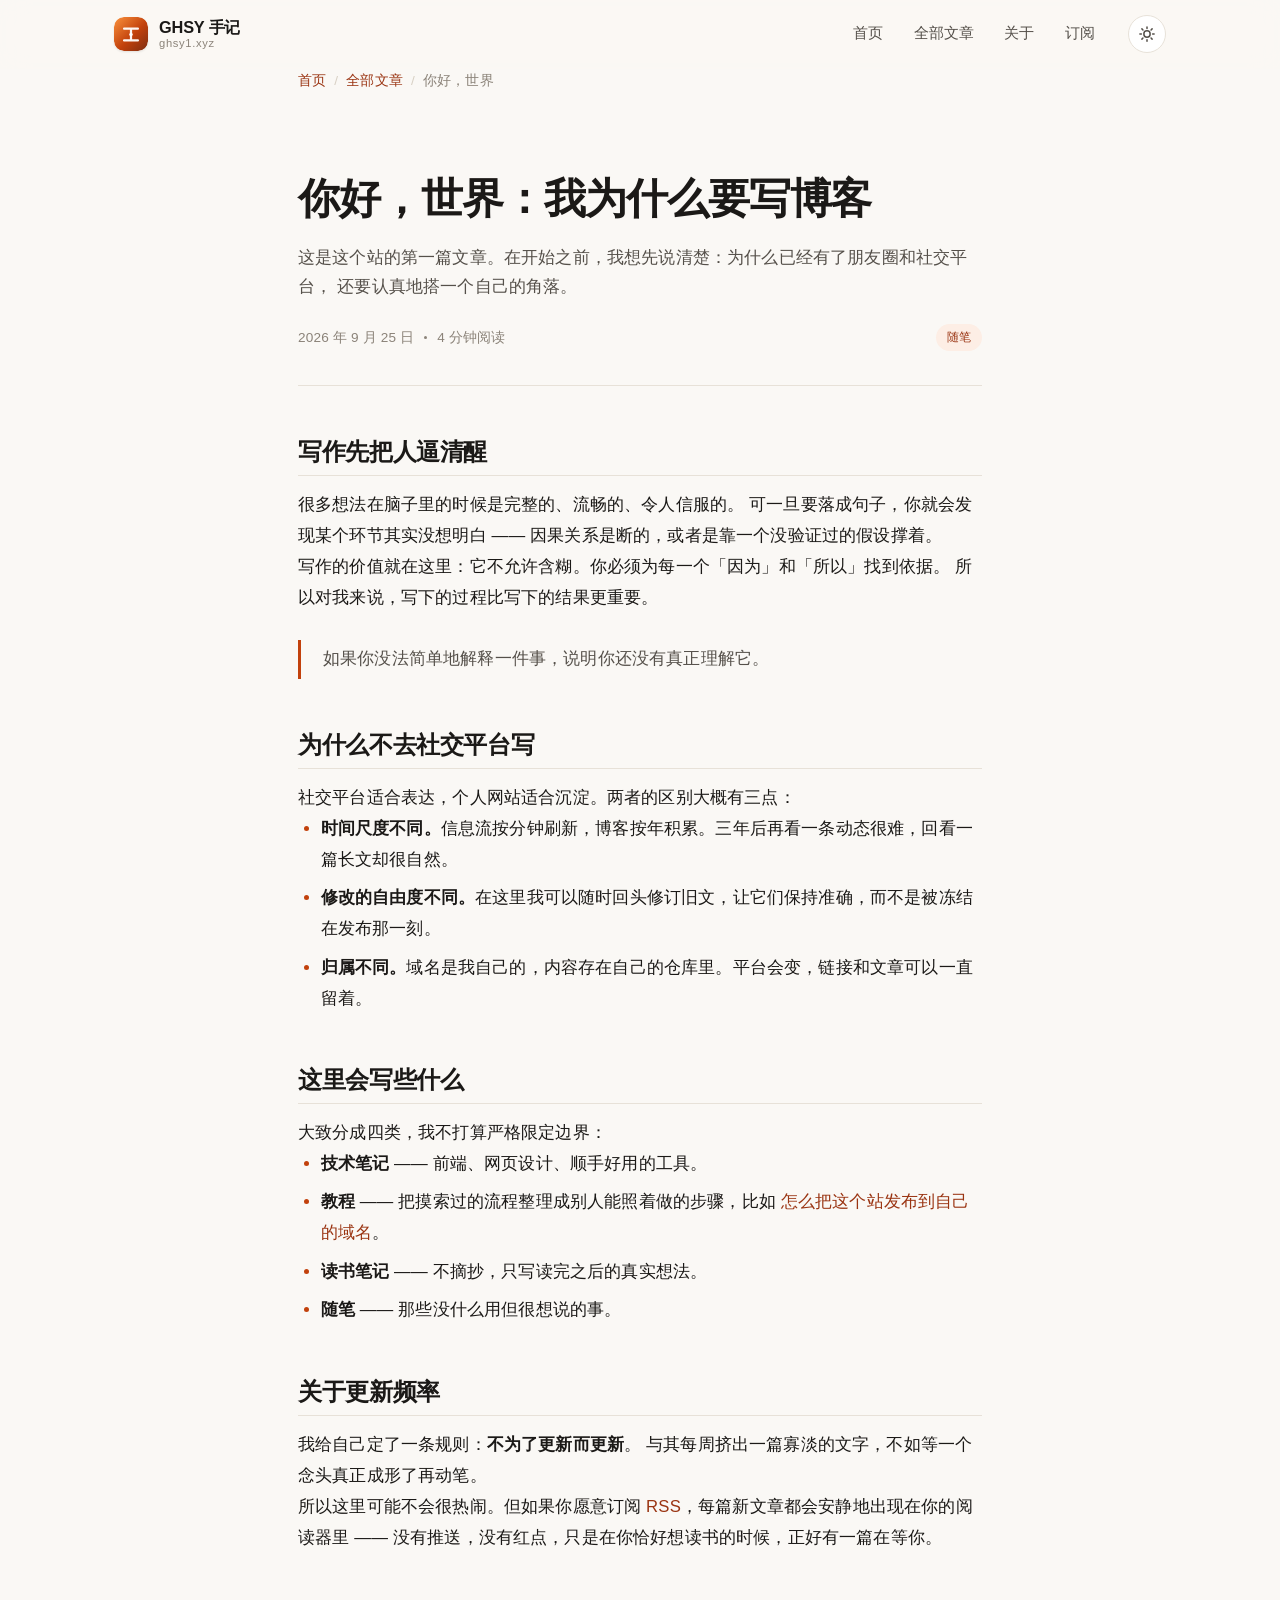
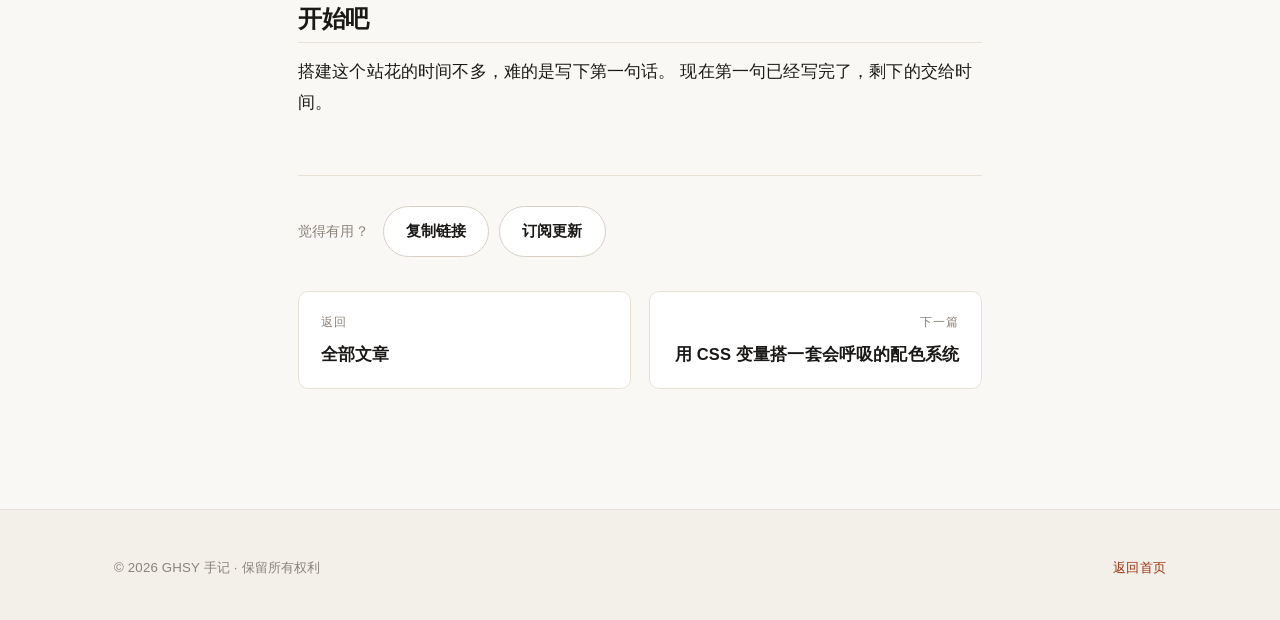
<file: posts/hello-world.html>
<!DOCTYPE html>
<html lang="zh-CN">
<head>
<meta charset="utf-8">
<meta name="viewport" content="width=device-width, initial-scale=1">
<title>你好，世界：我为什么要写博客 · GHSY 手记</title>
<meta name="description" content="写作是把模糊的想法逼成清晰句子的过程。这是 GHSY 手记的第一篇文章，说说这个站会写些什么。">
<meta name="author" content="GHSY">
<link rel="canonical" href="https://ghsy1.xyz/posts/hello-world.html">
<meta name="theme-color" content="#faf8f5" media="(prefers-color-scheme: light)">
<meta name="theme-color" content="#131211" media="(prefers-color-scheme: dark)">
<meta property="og:type" content="article">
<meta property="og:site_name" content="GHSY 手记">
<meta property="og:title" content="你好，世界：我为什么要写博客">
<meta property="og:description" content="写作是把模糊的想法逼成清晰句子的过程。">
<meta property="og:url" content="https://ghsy1.xyz/posts/hello-world.html">
<meta property="article:published_time" content="2026-09-25">
<link rel="icon" href="../assets/favicon.svg" type="image/svg+xml">
<link rel="alternate" type="application/rss+xml" title="GHSY 手记 RSS" href="../feed.xml">
<link rel="stylesheet" href="../assets/css/style.css">
<script>
  (function () {
    try {
      var t = localStorage.getItem('ghsy-theme');
      if (t === 'light' || t === 'dark') document.documentElement.setAttribute('data-theme', t);
    } catch (e) {}
  })();
</script>
<script type="application/ld+json">
{
  "@context": "https://schema.org",
  "@type": "BlogPosting",
  "headline": "你好，世界：我为什么要写博客",
  "datePublished": "2026-09-25",
  "author": { "@type": "Person", "name": "GHSY" },
  "mainEntityOfPage": "https://ghsy1.xyz/posts/hello-world.html",
  "inLanguage": "zh-CN"
}
</script>
</head>
<body>
<a class="skip-link" href="#main">跳到正文</a>

<header class="site-header">
  <div class="container header-inner">
    <a class="brand" href="../index.html">
      <svg class="brand__mark" viewBox="0 0 64 64" aria-hidden="true">
        <defs>
          <linearGradient id="brandMark" x1="0" y1="0" x2="1" y2="1">
            <stop offset="0" stop-color="#fb923c"/>
            <stop offset="55%" stop-color="#c2410c"/>
            <stop offset="100%" stop-color="#7c2d12"/>
          </linearGradient>
        </defs>
        <rect width="64" height="64" rx="18" fill="url(#brandMark)"/>
        <path d="M19 22h26M32 22v22M19 44h26" stroke="#fff" stroke-width="4.2"
              stroke-linecap="round" fill="none" opacity=".95"/>
        <circle cx="32" cy="33" r="3.2" fill="#fff"/>
      </svg>
      <span class="brand__text">
        <span class="brand__name">GHSY 手记</span>
        <span class="brand__tag">ghsy1.xyz</span>
      </span>
    </a>

    <nav class="site-nav" id="site-nav" aria-label="主导航">
      <a href="../index.html">首页</a>
      <a href="../index.html#posts">全部文章</a>
      <a href="../about.html">关于</a>
      <a href="../feed.xml">订阅</a>
    </nav>

    <div class="header-tools">
      <button class="icon-btn theme-toggle" type="button" data-theme-toggle aria-label="切换深浅色模式">
        <svg class="icon-sun" width="18" height="18" viewBox="0 0 24 24" fill="none"
             stroke="currentColor" stroke-width="2" stroke-linecap="round" aria-hidden="true">
          <circle cx="12" cy="12" r="4.2"/>
          <path d="M12 2.5v2M12 19.5v2M2.5 12h2M19.5 12h2M5.2 5.2l1.4 1.4M17.4 17.4l1.4 1.4M18.8 5.2l-1.4 1.4M6.6 17.4l-1.4 1.4"/>
        </svg>
        <svg class="icon-moon" width="18" height="18" viewBox="0 0 24 24" fill="none"
             stroke="currentColor" stroke-width="2" stroke-linecap="round" aria-hidden="true">
          <path d="M20 14.5A8.5 8.5 0 0 1 9.5 4a8.5 8.5 0 1 0 10.5 10.5Z"/>
        </svg>
      </button>
      <button class="icon-btn nav-toggle" type="button" data-nav-toggle
              aria-controls="site-nav" aria-expanded="false" aria-label="打开导航菜单">
        <svg width="18" height="18" viewBox="0 0 24 24" fill="none" stroke="currentColor"
             stroke-width="2" stroke-linecap="round" aria-hidden="true">
          <path d="M4 7h16M4 12h16M4 17h16"/>
        </svg>
      </button>
    </div>
  </div>
</header>

<main class="main" id="main">
  <div class="container container--narrow">
    <nav class="breadcrumbs" aria-label="面包屑">
      <ol>
        <li><a href="../index.html">首页</a></li>
        <li><a href="../index.html#posts">全部文章</a></li>
        <li>你好，世界</li>
      </ol>
    </nav>

    <header class="article-header">
      <h1>你好，世界：我为什么要写博客</h1>
      <p class="article-header__lede">
        这是这个站的第一篇文章。在开始之前，我想先说清楚：为什么已经有了朋友圈和社交平台，
        还要认真地搭一个自己的角落。
      </p>
      <div class="article-header__meta">
        <time datetime="2026-09-25">2026 年 9 月 25 日</time>
        <span class="post-meta__dot" aria-hidden="true"></span>
        <span>4 分钟阅读</span>
        <div class="article-tags">
          <span class="tag">随笔</span>
        </div>
      </div>
    </header>

    <article class="article" data-article>
      <h2>写作先把人逼清醒</h2>
      <p>
        很多想法在脑子里的时候是完整的、流畅的、令人信服的。
        可一旦要落成句子，你就会发现某个环节其实没想明白 ——
        因果关系是断的，或者是靠一个没验证过的假设撑着。
      </p>
      <p>
        写作的价值就在这里：它不允许含糊。你必须为每一个「因为」和「所以」找到依据。
        所以对我来说，写下的过程比写下的结果更重要。
      </p>

      <blockquote>
        <p>如果你没法简单地解释一件事，说明你还没有真正理解它。</p>
      </blockquote>

      <h2>为什么不去社交平台写</h2>
      <p>
        社交平台适合表达，个人网站适合沉淀。两者的区别大概有三点：
      </p>
      <ul>
        <li><strong>时间尺度不同。</strong>信息流按分钟刷新，博客按年积累。三年后再看一条动态很难，回看一篇长文却很自然。</li>
        <li><strong>修改的自由度不同。</strong>在这里我可以随时回头修订旧文，让它们保持准确，而不是被冻结在发布那一刻。</li>
        <li><strong>归属不同。</strong>域名是我自己的，内容存在自己的仓库里。平台会变，链接和文章可以一直留着。</li>
      </ul>

      <h2>这里会写些什么</h2>
      <p>大致分成四类，我不打算严格限定边界：</p>
      <ul>
        <li><strong>技术笔记</strong> —— 前端、网页设计、顺手好用的工具。</li>
        <li><strong>教程</strong> —— 把摸索过的流程整理成别人能照着做的步骤，比如
          <a href="static-site-deploy.html">怎么把这个站发布到自己的域名</a>。</li>
        <li><strong>读书笔记</strong> —— 不摘抄，只写读完之后的真实想法。</li>
        <li><strong>随笔</strong> —— 那些没什么用但很想说的事。</li>
      </ul>

      <h2>关于更新频率</h2>
      <p>
        我给自己定了一条规则：<strong>不为了更新而更新</strong>。
        与其每周挤出一篇寡淡的文字，不如等一个念头真正成形了再动笔。
      </p>
      <p>
        所以这里可能不会很热闹。但如果你愿意订阅
        <a href="../feed.xml">RSS</a>，每篇新文章都会安静地出现在你的阅读器里 ——
        没有推送，没有红点，只是在你恰好想读书的时候，正好有一篇在等你。
      </p>

      <h2>开始吧</h2>
      <p>
        搭建这个站花的时间不多，难的是写下第一句话。
        现在第一句已经写完了，剩下的交给时间。
      </p>
    </article>

    <div class="article-foot">
      <div class="share-row">
        <span>觉得有用？</span>
        <button class="btn btn--ghost" type="button" data-copy-link>复制链接</button>
        <a class="btn btn--ghost" href="../feed.xml">订阅更新</a>
      </div>

      <nav class="post-nav" aria-label="文章导航">
        <a href="../index.html#posts">
          <span class="post-nav__label">返回</span>
          <span class="post-nav__title">全部文章</span>
        </a>
        <a class="is-next" href="css-design-tokens.html">
          <span class="post-nav__label">下一篇</span>
          <span class="post-nav__title">用 CSS 变量搭一套会呼吸的配色系统</span>
        </a>
      </nav>
    </div>
  </div>
</main>

<footer class="site-footer">
  <div class="container">
    <div class="footer-bottom" style="margin-top:0;border-top:0;padding-top:0">
      <span>© <span data-year>2026</span> GHSY 手记 · 保留所有权利</span>
      <span><a href="../index.html">返回首页</a></span>
    </div>
  </div>
</footer>

<script src="../assets/js/site.js" defer></script>
</body>
</html>
</file>
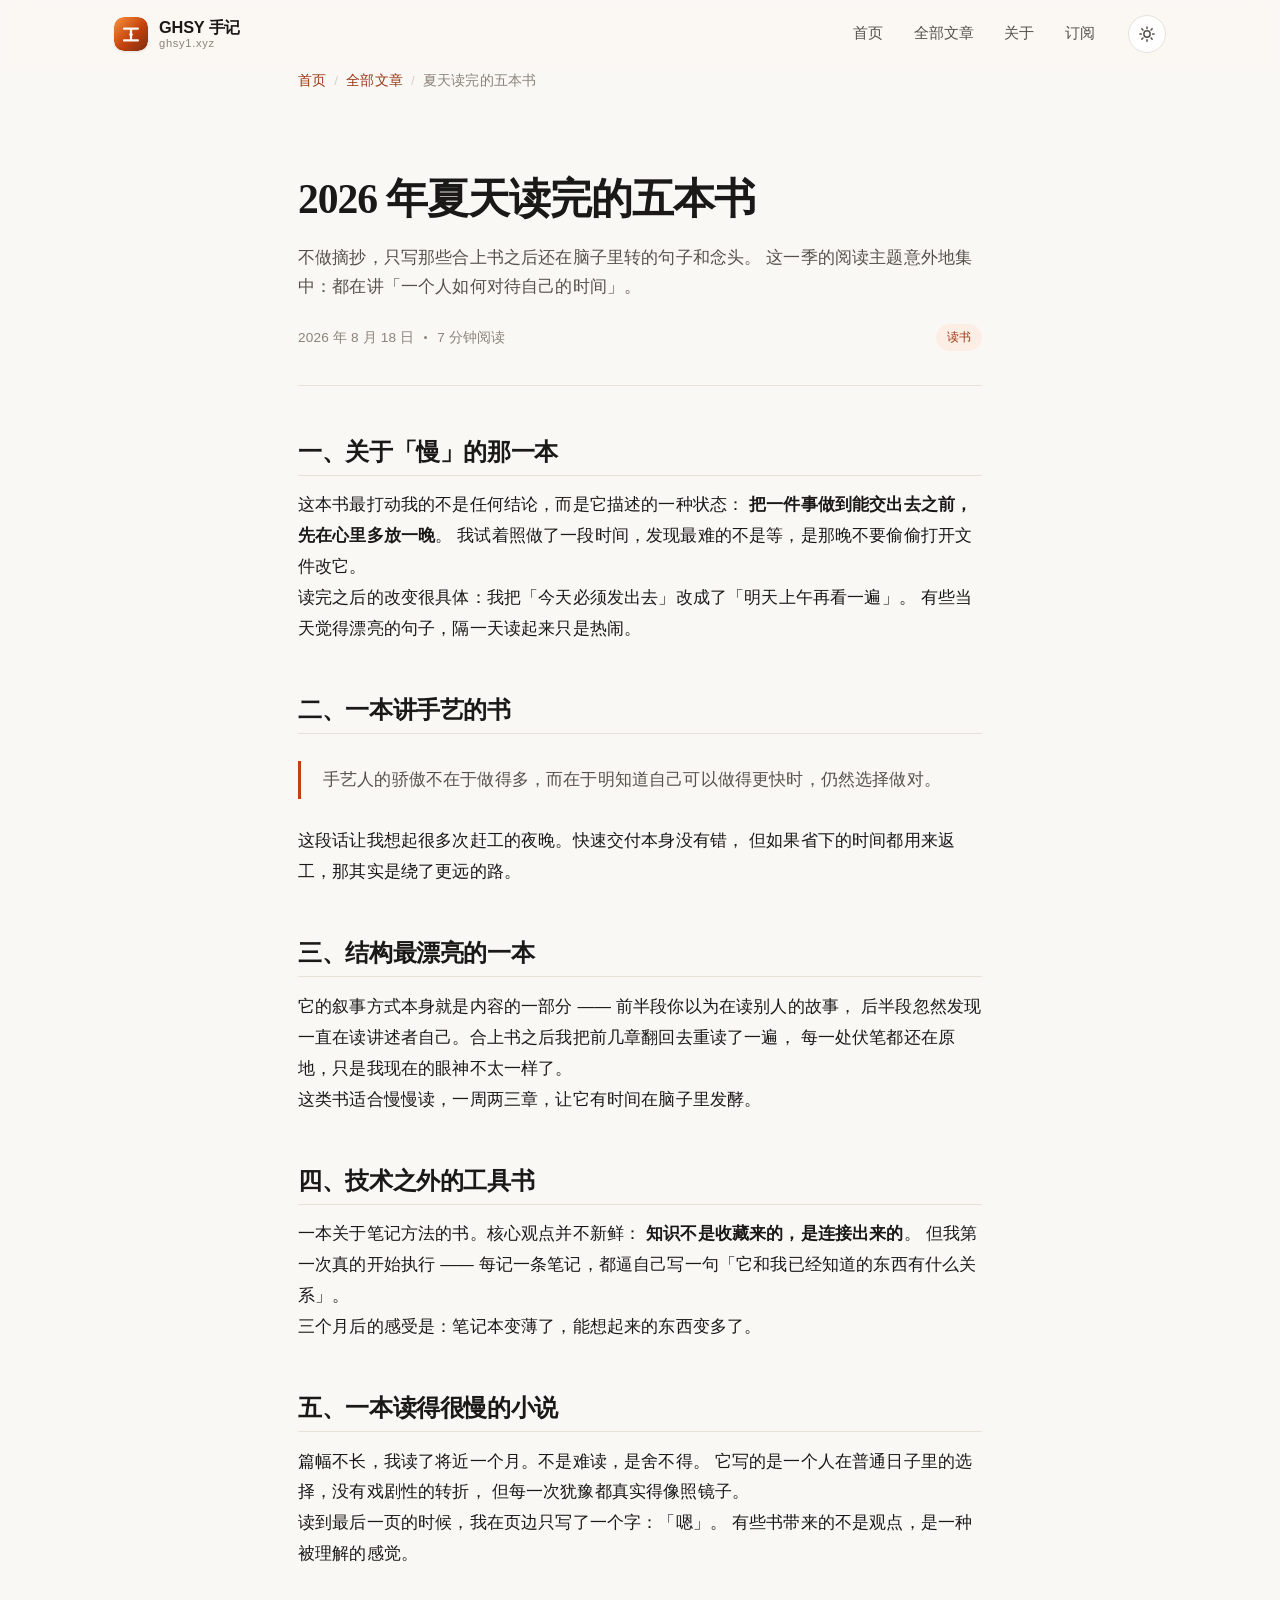
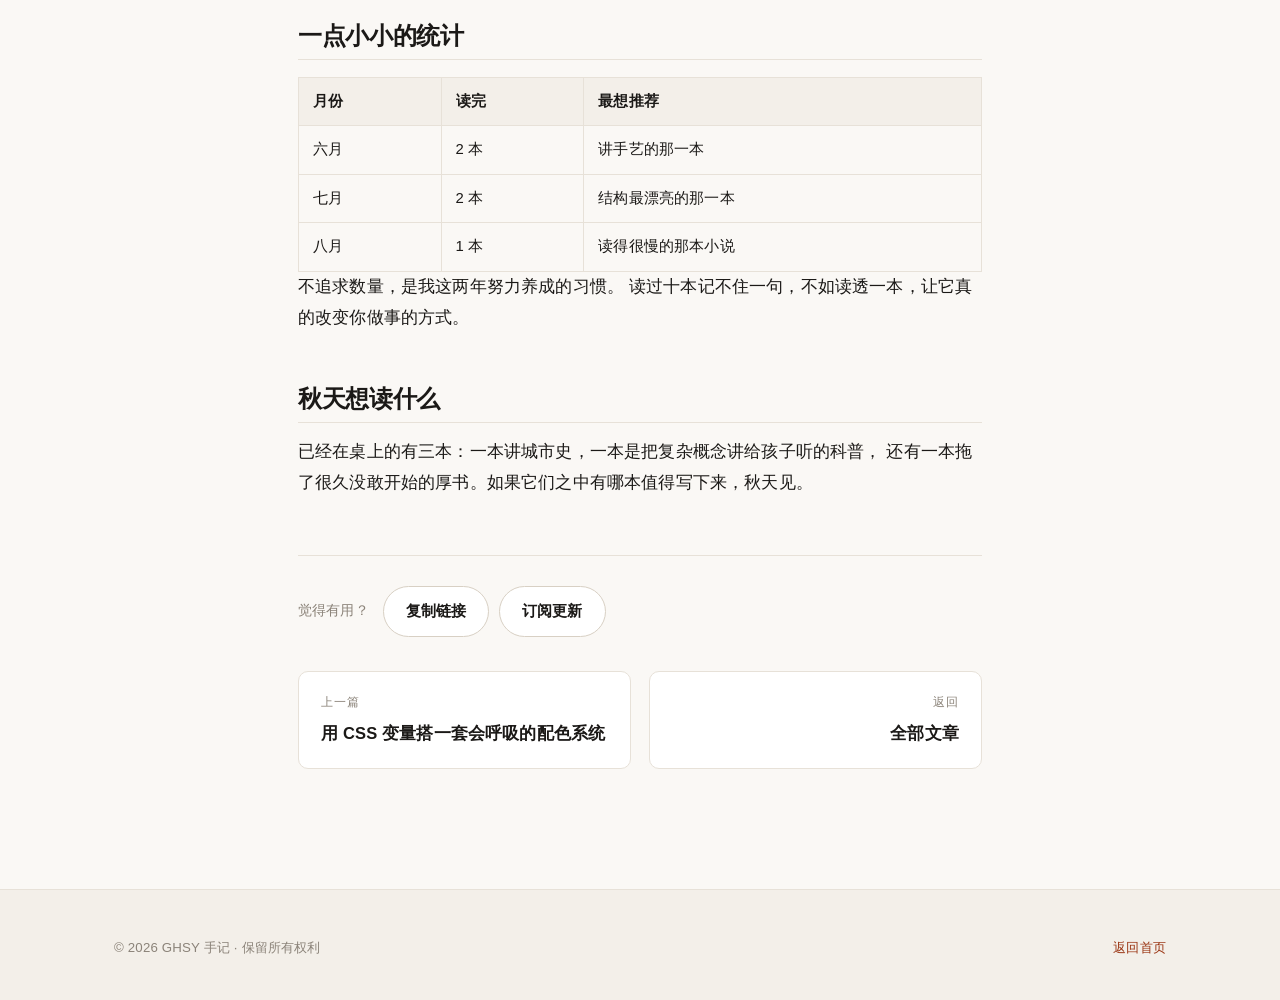
<file: posts/reading-notes-2026.html>
<!DOCTYPE html>
<html lang="zh-CN">
<head>
<meta charset="utf-8">
<meta name="viewport" content="width=device-width, initial-scale=1">
<title>2026 年夏天读完的五本书 · GHSY 手记</title>
<meta name="description" content="五本书，五个不同的晚上。不做摘抄，只写那些合上书之后还在脑子里转的念头。">
<meta name="author" content="GHSY">
<link rel="canonical" href="https://ghsy1.xyz/posts/reading-notes-2026.html">
<meta name="theme-color" content="#faf8f5" media="(prefers-color-scheme: light)">
<meta name="theme-color" content="#131211" media="(prefers-color-scheme: dark)">
<meta property="og:type" content="article">
<meta property="og:site_name" content="GHSY 手记">
<meta property="og:title" content="2026 年夏天读完的五本书">
<meta property="og:description" content="五本书，五个不同的晚上。">
<meta property="og:url" content="https://ghsy1.xyz/posts/reading-notes-2026.html">
<meta property="article:published_time" content="2026-08-18">
<link rel="icon" href="../assets/favicon.svg" type="image/svg+xml">
<link rel="alternate" type="application/rss+xml" title="GHSY 手记 RSS" href="../feed.xml">
<link rel="stylesheet" href="../assets/css/style.css">
<script>
  (function () {
    try {
      var t = localStorage.getItem('ghsy-theme');
      if (t === 'light' || t === 'dark') document.documentElement.setAttribute('data-theme', t);
    } catch (e) {}
  })();
</script>
<script type="application/ld+json">
{
  "@context": "https://schema.org",
  "@type": "BlogPosting",
  "headline": "2026 年夏天读完的五本书",
  "datePublished": "2026-08-18",
  "author": { "@type": "Person", "name": "GHSY" },
  "mainEntityOfPage": "https://ghsy1.xyz/posts/reading-notes-2026.html",
  "inLanguage": "zh-CN"
}
</script>
</head>
<body>
<a class="skip-link" href="#main">跳到正文</a>

<header class="site-header">
  <div class="container header-inner">
    <a class="brand" href="../index.html">
      <svg class="brand__mark" viewBox="0 0 64 64" aria-hidden="true">
        <defs>
          <linearGradient id="brandMark" x1="0" y1="0" x2="1" y2="1">
            <stop offset="0" stop-color="#fb923c"/>
            <stop offset="55%" stop-color="#c2410c"/>
            <stop offset="100%" stop-color="#7c2d12"/>
          </linearGradient>
        </defs>
        <rect width="64" height="64" rx="18" fill="url(#brandMark)"/>
        <path d="M19 22h26M32 22v22M19 44h26" stroke="#fff" stroke-width="4.2"
              stroke-linecap="round" fill="none" opacity=".95"/>
        <circle cx="32" cy="33" r="3.2" fill="#fff"/>
      </svg>
      <span class="brand__text">
        <span class="brand__name">GHSY 手记</span>
        <span class="brand__tag">ghsy1.xyz</span>
      </span>
    </a>

    <nav class="site-nav" id="site-nav" aria-label="主导航">
      <a href="../index.html">首页</a>
      <a href="../index.html#posts">全部文章</a>
      <a href="../about.html">关于</a>
      <a href="../feed.xml">订阅</a>
    </nav>

    <div class="header-tools">
      <button class="icon-btn theme-toggle" type="button" data-theme-toggle aria-label="切换深浅色模式">
        <svg class="icon-sun" width="18" height="18" viewBox="0 0 24 24" fill="none"
             stroke="currentColor" stroke-width="2" stroke-linecap="round" aria-hidden="true">
          <circle cx="12" cy="12" r="4.2"/>
          <path d="M12 2.5v2M12 19.5v2M2.5 12h2M19.5 12h2M5.2 5.2l1.4 1.4M17.4 17.4l1.4 1.4M18.8 5.2l-1.4 1.4M6.6 17.4l-1.4 1.4"/>
        </svg>
        <svg class="icon-moon" width="18" height="18" viewBox="0 0 24 24" fill="none"
             stroke="currentColor" stroke-width="2" stroke-linecap="round" aria-hidden="true">
          <path d="M20 14.5A8.5 8.5 0 0 1 9.5 4a8.5 8.5 0 1 0 10.5 10.5Z"/>
        </svg>
      </button>
      <button class="icon-btn nav-toggle" type="button" data-nav-toggle
              aria-controls="site-nav" aria-expanded="false" aria-label="打开导航菜单">
        <svg width="18" height="18" viewBox="0 0 24 24" fill="none" stroke="currentColor"
             stroke-width="2" stroke-linecap="round" aria-hidden="true">
          <path d="M4 7h16M4 12h16M4 17h16"/>
        </svg>
      </button>
    </div>
  </div>
</header>

<main class="main" id="main">
  <div class="container container--narrow">
    <nav class="breadcrumbs" aria-label="面包屑">
      <ol>
        <li><a href="../index.html">首页</a></li>
        <li><a href="../index.html#posts">全部文章</a></li>
        <li>夏天读完的五本书</li>
      </ol>
    </nav>

    <header class="article-header">
      <h1>2026 年夏天读完的五本书</h1>
      <p class="article-header__lede">
        不做摘抄，只写那些合上书之后还在脑子里转的句子和念头。
        这一季的阅读主题意外地集中：都在讲「一个人如何对待自己的时间」。
      </p>
      <div class="article-header__meta">
        <time datetime="2026-08-18">2026 年 8 月 18 日</time>
        <span class="post-meta__dot" aria-hidden="true"></span>
        <span>7 分钟阅读</span>
        <div class="article-tags">
          <span class="tag">读书</span>
        </div>
      </div>
    </header>

    <article class="article" data-article>
      <h2>一、关于「慢」的那一本</h2>
      <p>
        这本书最打动我的不是任何结论，而是它描述的一种状态：
        <strong>把一件事做到能交出去之前，先在心里多放一晚</strong>。
        我试着照做了一段时间，发现最难的不是等，是那晚不要偷偷打开文件改它。
      </p>
      <p>
        读完之后的改变很具体：我把「今天必须发出去」改成了「明天上午再看一遍」。
        有些当天觉得漂亮的句子，隔一天读起来只是热闹。
      </p>

      <h2>二、一本讲手艺的书</h2>
      <blockquote>
        <p>手艺人的骄傲不在于做得多，而在于明知道自己可以做得更快时，仍然选择做对。</p>
      </blockquote>
      <p>
        这段话让我想起很多次赶工的夜晚。快速交付本身没有错，
        但如果省下的时间都用来返工，那其实是绕了更远的路。
      </p>

      <h2>三、结构最漂亮的一本</h2>
      <p>
        它的叙事方式本身就是内容的一部分 —— 前半段你以为在读别人的故事，
        后半段忽然发现一直在读讲述者自己。合上书之后我把前几章翻回去重读了一遍，
        每一处伏笔都还在原地，只是我现在的眼神不太一样了。
      </p>
      <p>这类书适合慢慢读，一周两三章，让它有时间在脑子里发酵。</p>

      <h2>四、技术之外的工具书</h2>
      <p>
        一本关于笔记方法的书。核心观点并不新鲜：
        <strong>知识不是收藏来的，是连接出来的</strong>。
        但我第一次真的开始执行 —— 每记一条笔记，都逼自己写一句「它和我已经知道的东西有什么关系」。
      </p>
      <p>
        三个月后的感受是：笔记本变薄了，能想起来的东西变多了。
      </p>

      <h2>五、一本读得很慢的小说</h2>
      <p>
        篇幅不长，我读了将近一个月。不是难读，是舍不得。
        它写的是一个人在普通日子里的选择，没有戏剧性的转折，
        但每一次犹豫都真实得像照镜子。
      </p>
      <p>
        读到最后一页的时候，我在页边只写了一个字：「嗯」。
        有些书带来的不是观点，是一种被理解的感觉。
      </p>

      <h2>一点小小的统计</h2>
      <table>
        <thead>
          <tr><th>月份</th><th>读完</th><th>最想推荐</th></tr>
        </thead>
        <tbody>
          <tr><td>六月</td><td>2 本</td><td>讲手艺的那一本</td></tr>
          <tr><td>七月</td><td>2 本</td><td>结构最漂亮的那一本</td></tr>
          <tr><td>八月</td><td>1 本</td><td>读得很慢的那本小说</td></tr>
        </tbody>
      </table>
      <p>
        不追求数量，是我这两年努力养成的习惯。
        读过十本记不住一句，不如读透一本，让它真的改变你做事的方式。
      </p>

      <h2>秋天想读什么</h2>
      <p>
        已经在桌上的有三本：一本讲城市史，一本是把复杂概念讲给孩子听的科普，
        还有一本拖了很久没敢开始的厚书。如果它们之中有哪本值得写下来，秋天见。
      </p>
    </article>

    <div class="article-foot">
      <div class="share-row">
        <span>觉得有用？</span>
        <button class="btn btn--ghost" type="button" data-copy-link>复制链接</button>
        <a class="btn btn--ghost" href="../feed.xml">订阅更新</a>
      </div>

      <nav class="post-nav" aria-label="文章导航">
        <a href="css-design-tokens.html">
          <span class="post-nav__label">上一篇</span>
          <span class="post-nav__title">用 CSS 变量搭一套会呼吸的配色系统</span>
        </a>
        <a class="is-next" href="../index.html#posts">
          <span class="post-nav__label">返回</span>
          <span class="post-nav__title">全部文章</span>
        </a>
      </nav>
    </div>
  </div>
</main>

<footer class="site-footer">
  <div class="container">
    <div class="footer-bottom" style="margin-top:0;border-top:0;padding-top:0">
      <span>© <span data-year>2026</span> GHSY 手记 · 保留所有权利</span>
      <span><a href="../index.html">返回首页</a></span>
    </div>
  </div>
</footer>

<script src="../assets/js/site.js" defer></script>
</body>
</html>
</file>
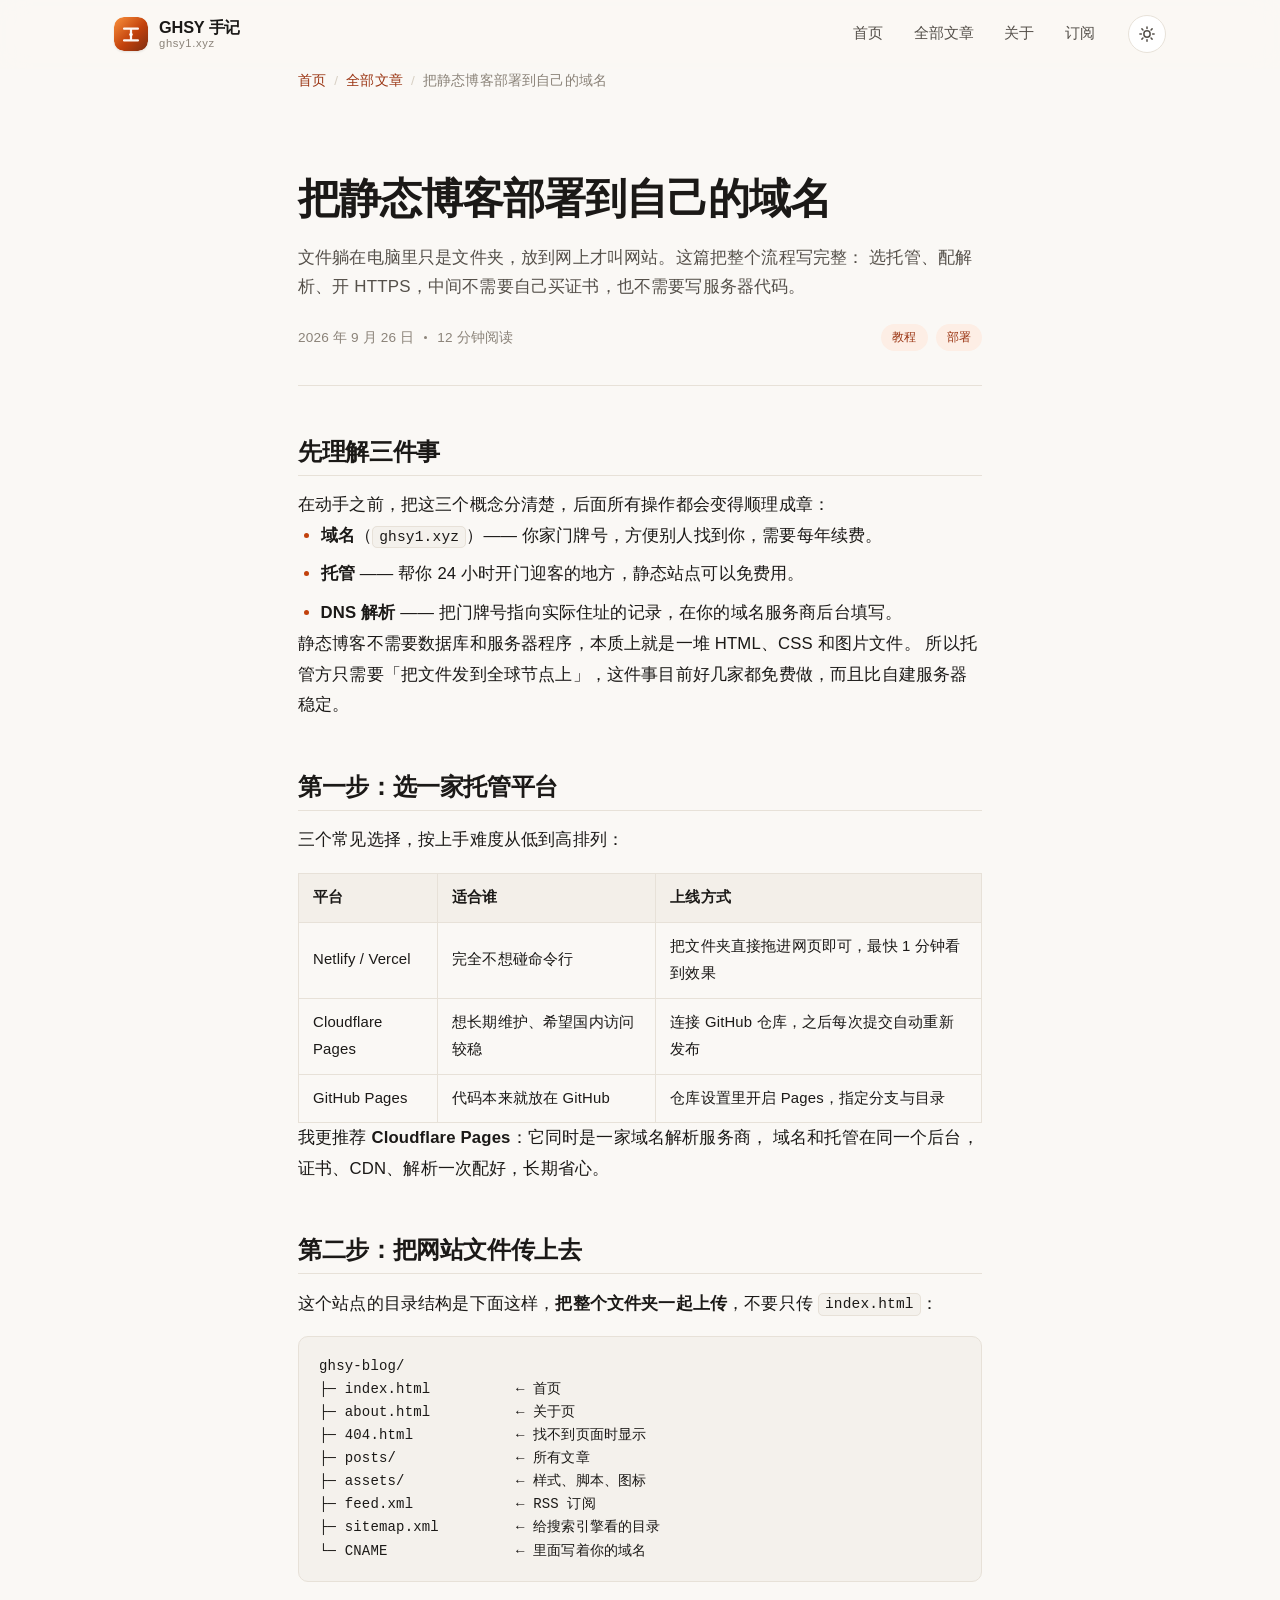
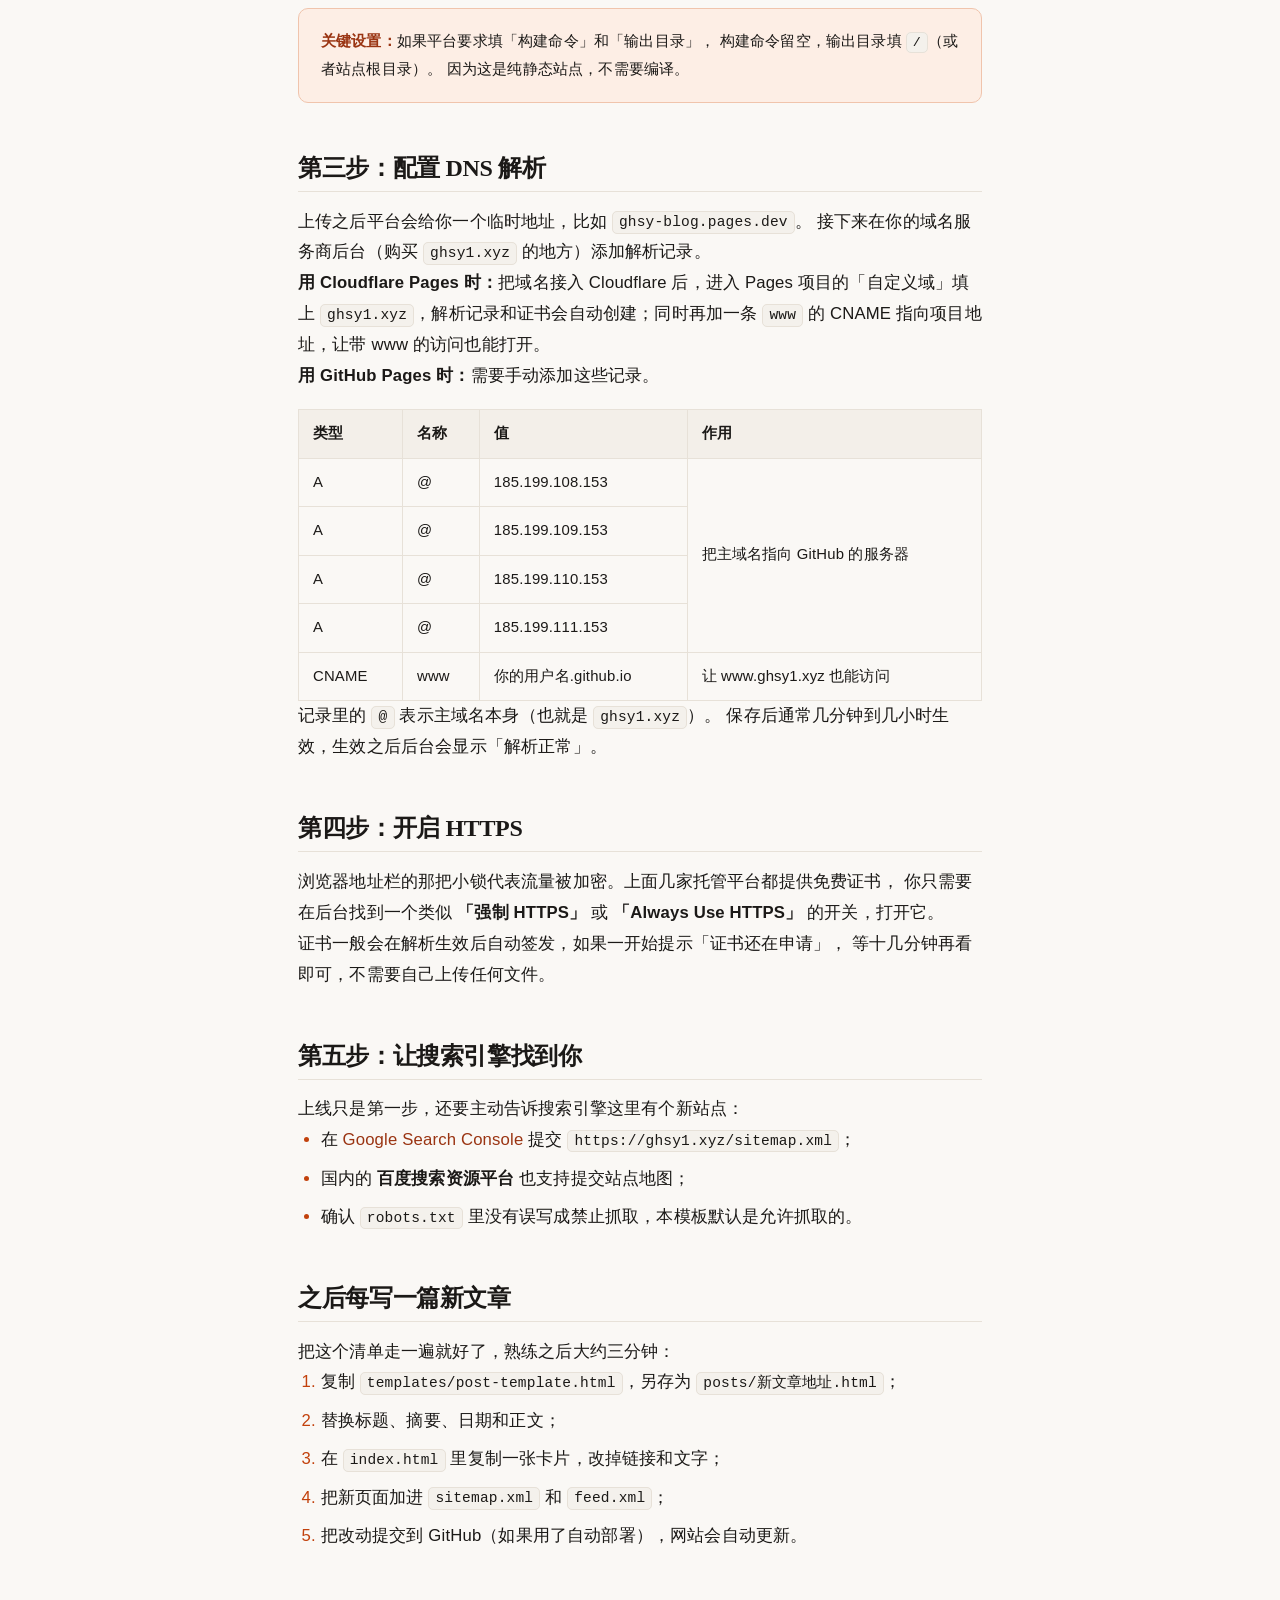
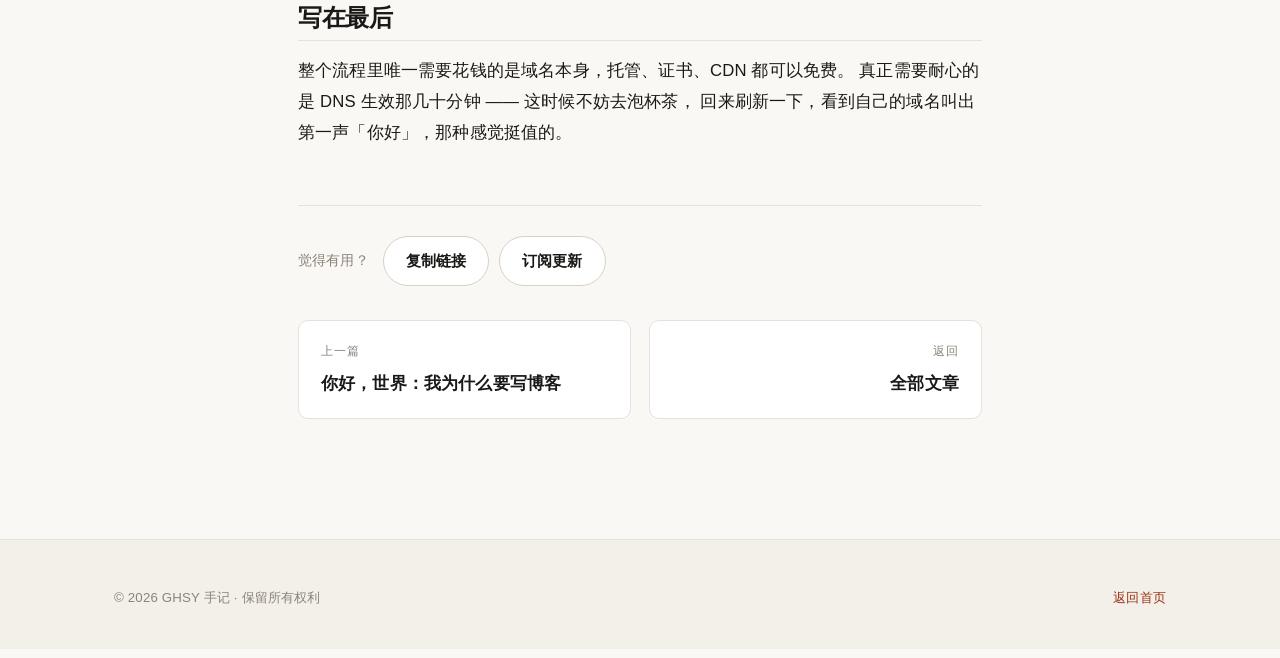
<file: posts/static-site-deploy.html>
<!DOCTYPE html>
<html lang="zh-CN">
<head>
<meta charset="utf-8">
<meta name="viewport" content="width=device-width, initial-scale=1">
<title>把静态博客部署到自己的域名 · GHSY 手记</title>
<meta name="description" content="从零到上线：选择托管平台、配置 DNS 解析、开启 HTTPS，把静态博客挂到自己的域名 ghsy1.xyz 上。">
<meta name="author" content="GHSY">
<link rel="canonical" href="https://ghsy1.xyz/posts/static-site-deploy.html">
<meta name="theme-color" content="#faf8f5" media="(prefers-color-scheme: light)">
<meta name="theme-color" content="#131211" media="(prefers-color-scheme: dark)">
<meta property="og:type" content="article">
<meta property="og:site_name" content="GHSY 手记">
<meta property="og:title" content="把静态博客部署到自己的域名">
<meta property="og:description" content="从零到上线：选择托管平台、配置 DNS 解析、开启 HTTPS。">
<meta property="og:url" content="https://ghsy1.xyz/posts/static-site-deploy.html">
<meta property="article:published_time" content="2026-09-26">
<link rel="icon" href="../assets/favicon.svg" type="image/svg+xml">
<link rel="alternate" type="application/rss+xml" title="GHSY 手记 RSS" href="../feed.xml">
<link rel="stylesheet" href="../assets/css/style.css">
<script>
  (function () {
    try {
      var t = localStorage.getItem('ghsy-theme');
      if (t === 'light' || t === 'dark') document.documentElement.setAttribute('data-theme', t);
    } catch (e) {}
  })();
</script>
<script type="application/ld+json">
{
  "@context": "https://schema.org",
  "@type": "BlogPosting",
  "headline": "把静态博客部署到自己的域名",
  "datePublished": "2026-09-26",
  "author": { "@type": "Person", "name": "GHSY" },
  "mainEntityOfPage": "https://ghsy1.xyz/posts/static-site-deploy.html",
  "inLanguage": "zh-CN"
}
</script>
</head>
<body>
<a class="skip-link" href="#main">跳到正文</a>

<header class="site-header">
  <div class="container header-inner">
    <a class="brand" href="../index.html">
      <svg class="brand__mark" viewBox="0 0 64 64" aria-hidden="true">
        <defs>
          <linearGradient id="brandMark" x1="0" y1="0" x2="1" y2="1">
            <stop offset="0" stop-color="#fb923c"/>
            <stop offset="55%" stop-color="#c2410c"/>
            <stop offset="100%" stop-color="#7c2d12"/>
          </linearGradient>
        </defs>
        <rect width="64" height="64" rx="18" fill="url(#brandMark)"/>
        <path d="M19 22h26M32 22v22M19 44h26" stroke="#fff" stroke-width="4.2"
              stroke-linecap="round" fill="none" opacity=".95"/>
        <circle cx="32" cy="33" r="3.2" fill="#fff"/>
      </svg>
      <span class="brand__text">
        <span class="brand__name">GHSY 手记</span>
        <span class="brand__tag">ghsy1.xyz</span>
      </span>
    </a>

    <nav class="site-nav" id="site-nav" aria-label="主导航">
      <a href="../index.html">首页</a>
      <a href="../index.html#posts">全部文章</a>
      <a href="../about.html">关于</a>
      <a href="../feed.xml">订阅</a>
    </nav>

    <div class="header-tools">
      <button class="icon-btn theme-toggle" type="button" data-theme-toggle aria-label="切换深浅色模式">
        <svg class="icon-sun" width="18" height="18" viewBox="0 0 24 24" fill="none"
             stroke="currentColor" stroke-width="2" stroke-linecap="round" aria-hidden="true">
          <circle cx="12" cy="12" r="4.2"/>
          <path d="M12 2.5v2M12 19.5v2M2.5 12h2M19.5 12h2M5.2 5.2l1.4 1.4M17.4 17.4l1.4 1.4M18.8 5.2l-1.4 1.4M6.6 17.4l-1.4 1.4"/>
        </svg>
        <svg class="icon-moon" width="18" height="18" viewBox="0 0 24 24" fill="none"
             stroke="currentColor" stroke-width="2" stroke-linecap="round" aria-hidden="true">
          <path d="M20 14.5A8.5 8.5 0 0 1 9.5 4a8.5 8.5 0 1 0 10.5 10.5Z"/>
        </svg>
      </button>
      <button class="icon-btn nav-toggle" type="button" data-nav-toggle
              aria-controls="site-nav" aria-expanded="false" aria-label="打开导航菜单">
        <svg width="18" height="18" viewBox="0 0 24 24" fill="none" stroke="currentColor"
             stroke-width="2" stroke-linecap="round" aria-hidden="true">
          <path d="M4 7h16M4 12h16M4 17h16"/>
        </svg>
      </button>
    </div>
  </div>
</header>

<main class="main" id="main">
  <div class="container container--narrow">
    <nav class="breadcrumbs" aria-label="面包屑">
      <ol>
        <li><a href="../index.html">首页</a></li>
        <li><a href="../index.html#posts">全部文章</a></li>
        <li>把静态博客部署到自己的域名</li>
      </ol>
    </nav>

    <header class="article-header">
      <h1>把静态博客部署到自己的域名</h1>
      <p class="article-header__lede">
        文件躺在电脑里只是文件夹，放到网上才叫网站。这篇把整个流程写完整：
        选托管、配解析、开 HTTPS，中间不需要自己买证书，也不需要写服务器代码。
      </p>
      <div class="article-header__meta">
        <time datetime="2026-09-26">2026 年 9 月 26 日</time>
        <span class="post-meta__dot" aria-hidden="true"></span>
        <span>12 分钟阅读</span>
        <div class="article-tags">
          <span class="tag">教程</span>
          <span class="tag">部署</span>
        </div>
      </div>
    </header>

    <article class="article" data-article>
      <h2>先理解三件事</h2>
      <p>
        在动手之前，把这三个概念分清楚，后面所有操作都会变得顺理成章：
      </p>
      <ul>
        <li><strong>域名</strong>（<code>ghsy1.xyz</code>）—— 你家门牌号，方便别人找到你，需要每年续费。</li>
        <li><strong>托管</strong> —— 帮你 24 小时开门迎客的地方，静态站点可以免费用。</li>
        <li><strong>DNS 解析</strong> —— 把门牌号指向实际住址的记录，在你的域名服务商后台填写。</li>
      </ul>
      <p>
        静态博客不需要数据库和服务器程序，本质上就是一堆 HTML、CSS 和图片文件。
        所以托管方只需要「把文件发到全球节点上」，这件事目前好几家都免费做，而且比自建服务器稳定。
      </p>

      <h2>第一步：选一家托管平台</h2>
      <p>三个常见选择，按上手难度从低到高排列：</p>
      <table>
        <thead>
          <tr><th>平台</th><th>适合谁</th><th>上线方式</th></tr>
        </thead>
        <tbody>
          <tr>
            <td>Netlify / Vercel</td>
            <td>完全不想碰命令行</td>
            <td>把文件夹直接拖进网页即可，最快 1 分钟看到效果</td>
          </tr>
          <tr>
            <td>Cloudflare Pages</td>
            <td>想长期维护、希望国内访问较稳</td>
            <td>连接 GitHub 仓库，之后每次提交自动重新发布</td>
          </tr>
          <tr>
            <td>GitHub Pages</td>
            <td>代码本来就放在 GitHub</td>
            <td>仓库设置里开启 Pages，指定分支与目录</td>
          </tr>
        </tbody>
      </table>
      <p>
        我更推荐 <strong>Cloudflare Pages</strong>：它同时是一家域名解析服务商，
        域名和托管在同一个后台，证书、CDN、解析一次配好，长期省心。
      </p>

      <h2>第二步：把网站文件传上去</h2>
      <p>
        这个站点的目录结构是下面这样，<strong>把整个文件夹一起上传</strong>，不要只传 <code>index.html</code>：
      </p>
      <pre><code>ghsy-blog/
├─ index.html          ← 首页
├─ about.html          ← 关于页
├─ 404.html            ← 找不到页面时显示
├─ posts/              ← 所有文章
├─ assets/             ← 样式、脚本、图标
├─ feed.xml            ← RSS 订阅
├─ sitemap.xml         ← 给搜索引擎看的目录
└─ CNAME               ← 里面写着你的域名</code></pre>
      <div class="callout">
        <strong>关键设置：</strong>如果平台要求填「构建命令」和「输出目录」，
        构建命令留空，输出目录填 <code>/</code>（或者站点根目录）。
        因为这是纯静态站点，不需要编译。
      </div>

      <h2>第三步：配置 DNS 解析</h2>
      <p>
        上传之后平台会给你一个临时地址，比如 <code>ghsy-blog.pages.dev</code>。
        接下来在你的域名服务商后台（购买 <code>ghsy1.xyz</code> 的地方）添加解析记录。
      </p>
      <p><strong>用 Cloudflare Pages 时：</strong>把域名接入 Cloudflare 后，进入 Pages 项目的「自定义域」填上
        <code>ghsy1.xyz</code>，解析记录和证书会自动创建；同时再加一条
        <code>www</code> 的 CNAME 指向项目地址，让带 www 的访问也能打开。</p>

      <p><strong>用 GitHub Pages 时：</strong>需要手动添加这些记录。</p>
      <table>
        <thead>
          <tr><th>类型</th><th>名称</th><th>值</th><th>作用</th></tr>
        </thead>
        <tbody>
          <tr><td>A</td><td>@</td><td>185.199.108.153</td><td rowspan="4">把主域名指向 GitHub 的服务器</td></tr>
          <tr><td>A</td><td>@</td><td>185.199.109.153</td></tr>
          <tr><td>A</td><td>@</td><td>185.199.110.153</td></tr>
          <tr><td>A</td><td>@</td><td>185.199.111.153</td></tr>
          <tr><td>CNAME</td><td>www</td><td>你的用户名.github.io</td><td>让 www.ghsy1.xyz 也能访问</td></tr>
        </tbody>
      </table>
      <p>
        记录里的 <code>@</code> 表示主域名本身（也就是 <code>ghsy1.xyz</code>）。
        保存后通常几分钟到几小时生效，生效之后后台会显示「解析正常」。
      </p>

      <h2>第四步：开启 HTTPS</h2>
      <p>
        浏览器地址栏的那把小锁代表流量被加密。上面几家托管平台都提供免费证书，
        你只需要在后台找到一个类似 <strong>「强制 HTTPS」</strong> 或
        <strong>「Always Use HTTPS」</strong> 的开关，打开它。
      </p>
      <p>
        证书一般会在解析生效后自动签发，如果一开始提示「证书还在申请」，
        等十几分钟再看即可，不需要自己上传任何文件。
      </p>

      <h2>第五步：让搜索引擎找到你</h2>
      <p>上线只是第一步，还要主动告诉搜索引擎这里有个新站点：</p>
      <ul>
        <li>在 <a href="https://search.google.com/search-console" rel="noopener">Google Search Console</a>
          提交 <code>https://ghsy1.xyz/sitemap.xml</code>；</li>
        <li>国内的 <strong>百度搜索资源平台</strong> 也支持提交站点地图；</li>
        <li>确认 <code>robots.txt</code> 里没有误写成禁止抓取，本模板默认是允许抓取的。</li>
      </ul>

      <h2>之后每写一篇新文章</h2>
      <p>把这个清单走一遍就好了，熟练之后大约三分钟：</p>
      <ol>
        <li>复制 <code>templates/post-template.html</code>，另存为 <code>posts/新文章地址.html</code>；</li>
        <li>替换标题、摘要、日期和正文；</li>
        <li>在 <code>index.html</code> 里复制一张卡片，改掉链接和文字；</li>
        <li>把新页面加进 <code>sitemap.xml</code> 和 <code>feed.xml</code>；</li>
        <li>把改动提交到 GitHub（如果用了自动部署），网站会自动更新。</li>
      </ol>

      <h2>写在最后</h2>
      <p>
        整个流程里唯一需要花钱的是域名本身，托管、证书、CDN 都可以免费。
        真正需要耐心的是 DNS 生效那几十分钟 —— 这时候不妨去泡杯茶，
        回来刷新一下，看到自己的域名叫出第一声「你好」，那种感觉挺值的。
      </p>
    </article>

    <div class="article-foot">
      <div class="share-row">
        <span>觉得有用？</span>
        <button class="btn btn--ghost" type="button" data-copy-link>复制链接</button>
        <a class="btn btn--ghost" href="../feed.xml">订阅更新</a>
      </div>

      <nav class="post-nav" aria-label="文章导航">
        <a href="hello-world.html">
          <span class="post-nav__label">上一篇</span>
          <span class="post-nav__title">你好，世界：我为什么要写博客</span>
        </a>
        <a class="is-next" href="../index.html#posts">
          <span class="post-nav__label">返回</span>
          <span class="post-nav__title">全部文章</span>
        </a>
      </nav>
    </div>
  </div>
</main>

<footer class="site-footer">
  <div class="container">
    <div class="footer-bottom" style="margin-top:0;border-top:0;padding-top:0">
      <span>© <span data-year>2026</span> GHSY 手记 · 保留所有权利</span>
      <span><a href="../index.html">返回首页</a></span>
    </div>
  </div>
</footer>

<script src="../assets/js/site.js" defer></script>
</body>
</html>
</file>
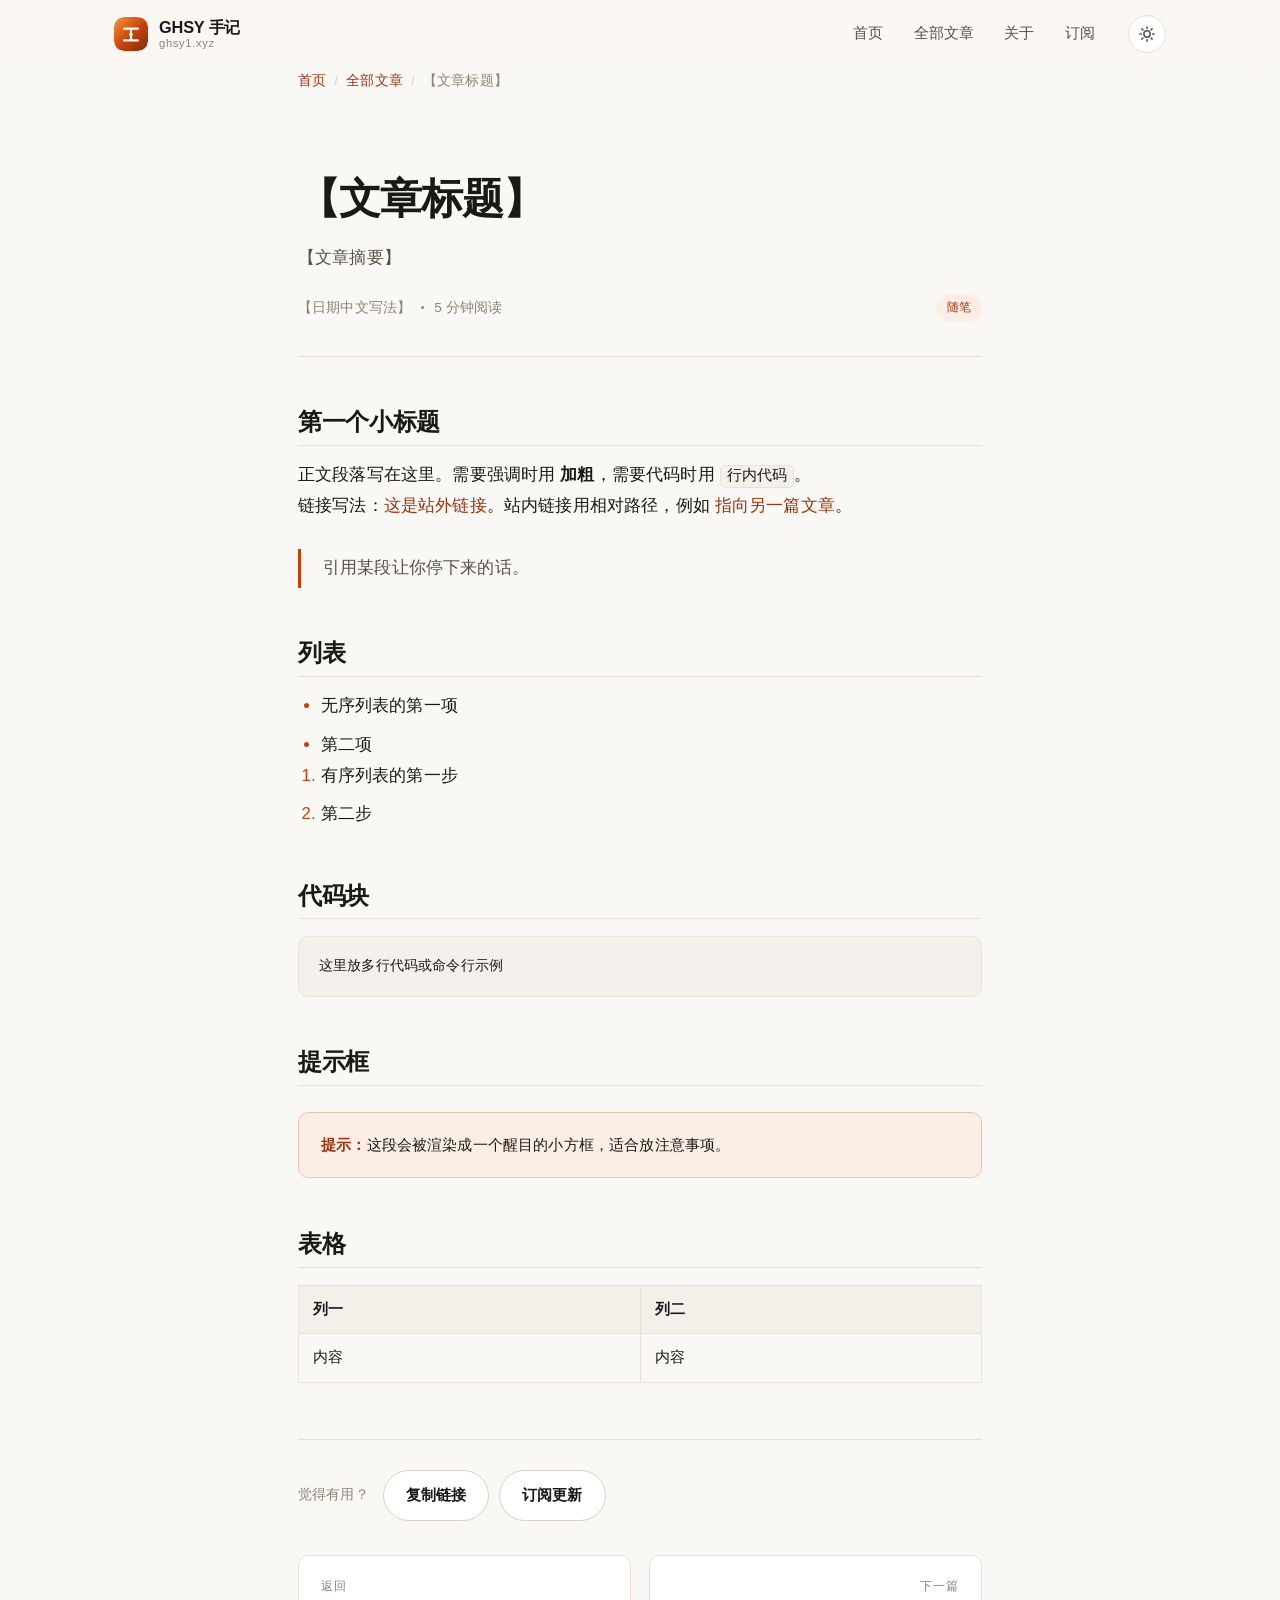
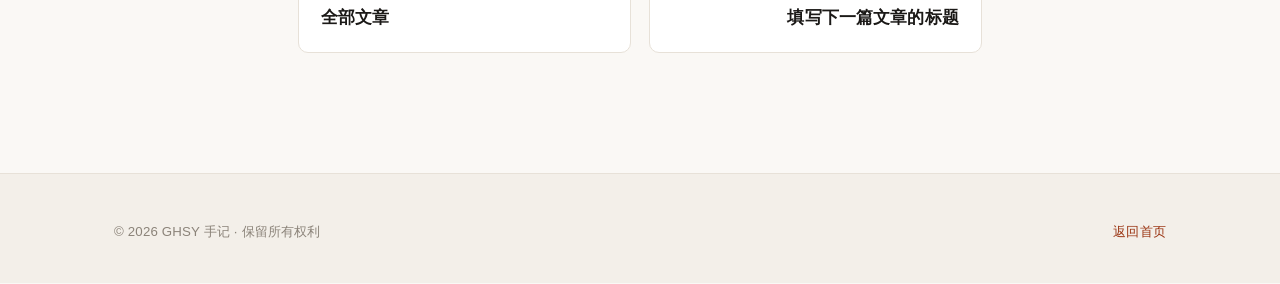
<file: templates/post-template.html>
<!DOCTYPE html>
<!--
  ===========================================================
  新文章模板 — 使用步骤
  ===========================================================
  1. 复制这个文件到 posts/ 目录，改成英文小写文件名，例如 posts/my-first-trip.html
  2. 搜索并替换下面 5 个占位内容（全文共出现若干次，务必全部替换）：
       【文章标题】      例：在城市里骑车通勤的一个月
       【文章摘要】      一句话概括，会出现在首页卡片和搜索结果里
       【文章网址别名】  与文件名一致，不带 .html，例：my-first-trip
       【发布日期】      例：2026-10-02
       【日期中文写法】  例：2026 年 10 月 2 日
  3. 在正文区域（标注了「正文开始 / 正文结束」之间）替换成自己的内容
  4. 回到 index.html：复制一张 card 卡片，改链接和文字
  5. 把新页面加进 sitemap.xml 与 feed.xml
  ===========================================================
-->
<html lang="zh-CN">
<head>
<meta charset="utf-8">
<meta name="viewport" content="width=device-width, initial-scale=1">
<title>【文章标题】 · GHSY 手记</title>
<meta name="description" content="【文章摘要】">
<meta name="author" content="GHSY">
<link rel="canonical" href="https://ghsy1.xyz/posts/【文章网址别名】.html">
<meta name="theme-color" content="#faf8f5" media="(prefers-color-scheme: light)">
<meta name="theme-color" content="#131211" media="(prefers-color-scheme: dark)">
<meta property="og:type" content="article">
<meta property="og:site_name" content="GHSY 手记">
<meta property="og:title" content="【文章标题】">
<meta property="og:description" content="【文章摘要】">
<meta property="og:url" content="https://ghsy1.xyz/posts/【文章网址别名】.html">
<meta property="article:published_time" content="【发布日期】">
<link rel="icon" href="../assets/favicon.svg" type="image/svg+xml">
<link rel="alternate" type="application/rss+xml" title="GHSY 手记 RSS" href="../feed.xml">
<link rel="stylesheet" href="../assets/css/style.css">
<script>
  (function () {
    try {
      var t = localStorage.getItem('ghsy-theme');
      if (t === 'light' || t === 'dark') document.documentElement.setAttribute('data-theme', t);
    } catch (e) {}
  })();
</script>
<script type="application/ld+json">
{
  "@context": "https://schema.org",
  "@type": "BlogPosting",
  "headline": "【文章标题】",
  "datePublished": "【发布日期】",
  "author": { "@type": "Person", "name": "GHSY" },
  "mainEntityOfPage": "https://ghsy1.xyz/posts/【文章网址别名】.html",
  "inLanguage": "zh-CN"
}
</script>
</head>
<body>
<a class="skip-link" href="#main">跳到正文</a>

<header class="site-header">
  <div class="container header-inner">
    <a class="brand" href="../index.html">
      <svg class="brand__mark" viewBox="0 0 64 64" aria-hidden="true">
        <defs>
          <linearGradient id="brandMark" x1="0" y1="0" x2="1" y2="1">
            <stop offset="0" stop-color="#fb923c"/>
            <stop offset="55%" stop-color="#c2410c"/>
            <stop offset="100%" stop-color="#7c2d12"/>
          </linearGradient>
        </defs>
        <rect width="64" height="64" rx="18" fill="url(#brandMark)"/>
        <path d="M19 22h26M32 22v22M19 44h26" stroke="#fff" stroke-width="4.2"
              stroke-linecap="round" fill="none" opacity=".95"/>
        <circle cx="32" cy="33" r="3.2" fill="#fff"/>
      </svg>
      <span class="brand__text">
        <span class="brand__name">GHSY 手记</span>
        <span class="brand__tag">ghsy1.xyz</span>
      </span>
    </a>

    <nav class="site-nav" id="site-nav" aria-label="主导航">
      <a href="../index.html">首页</a>
      <a href="../index.html#posts">全部文章</a>
      <a href="../about.html">关于</a>
      <a href="../feed.xml">订阅</a>
    </nav>

    <div class="header-tools">
      <button class="icon-btn theme-toggle" type="button" data-theme-toggle aria-label="切换深浅色模式">
        <svg class="icon-sun" width="18" height="18" viewBox="0 0 24 24" fill="none"
             stroke="currentColor" stroke-width="2" stroke-linecap="round" aria-hidden="true">
          <circle cx="12" cy="12" r="4.2"/>
          <path d="M12 2.5v2M12 19.5v2M2.5 12h2M19.5 12h2M5.2 5.2l1.4 1.4M17.4 17.4l1.4 1.4M18.8 5.2l-1.4 1.4M6.6 17.4l-1.4 1.4"/>
        </svg>
        <svg class="icon-moon" width="18" height="18" viewBox="0 0 24 24" fill="none"
             stroke="currentColor" stroke-width="2" stroke-linecap="round" aria-hidden="true">
          <path d="M20 14.5A8.5 8.5 0 0 1 9.5 4a8.5 8.5 0 1 0 10.5 10.5Z"/>
        </svg>
      </button>
      <button class="icon-btn nav-toggle" type="button" data-nav-toggle
              aria-controls="site-nav" aria-expanded="false" aria-label="打开导航菜单">
        <svg width="18" height="18" viewBox="0 0 24 24" fill="none" stroke="currentColor"
             stroke-width="2" stroke-linecap="round" aria-hidden="true">
          <path d="M4 7h16M4 12h16M4 17h16"/>
        </svg>
      </button>
    </div>
  </div>
</header>

<main class="main" id="main">
  <div class="container container--narrow">
    <nav class="breadcrumbs" aria-label="面包屑">
      <ol>
        <li><a href="../index.html">首页</a></li>
        <li><a href="../index.html#posts">全部文章</a></li>
        <li>【文章标题】</li>
      </ol>
    </nav>

    <header class="article-header">
      <h1>【文章标题】</h1>
      <p class="article-header__lede">【文章摘要】</p>
      <div class="article-header__meta">
        <time datetime="【发布日期】">【日期中文写法】</time>
        <span class="post-meta__dot" aria-hidden="true"></span>
        <span>5 分钟阅读</span>
        <div class="article-tags">
          <span class="tag">随笔</span>
        </div>
      </div>
    </header>

    <article class="article" data-article>
      <!-- ============ 正文开始 ============ -->

      <h2>第一个小标题</h2>
      <p>正文段落写在这里。需要强调时用 <strong>加粗</strong>，需要代码时用 <code>行内代码</code>。</p>
      <p>链接写法：<a href="https://ghsy1.xyz">这是站外链接</a>。站内链接用相对路径，例如
        <a href="hello-world.html">指向另一篇文章</a>。</p>

      <blockquote>
        <p>引用某段让你停下来的话。</p>
      </blockquote>

      <h2>列表</h2>
      <ul>
        <li>无序列表的第一项</li>
        <li>第二项</li>
      </ul>
      <ol>
        <li>有序列表的第一步</li>
        <li>第二步</li>
      </ol>

      <h2>代码块</h2>
      <pre><code>这里放多行代码或命令行示例</code></pre>

      <h2>提示框</h2>
      <div class="callout">
        <strong>提示：</strong>这段会被渲染成一个醒目的小方框，适合放注意事项。
      </div>

      <h2>表格</h2>
      <table>
        <thead>
          <tr><th>列一</th><th>列二</th></tr>
        </thead>
        <tbody>
          <tr><td>内容</td><td>内容</td></tr>
        </tbody>
      </table>

      <!-- ============ 正文结束 ============ -->
    </article>

    <div class="article-foot">
      <div class="share-row">
        <span>觉得有用？</span>
        <button class="btn btn--ghost" type="button" data-copy-link>复制链接</button>
        <a class="btn btn--ghost" href="../feed.xml">订阅更新</a>
      </div>

      <nav class="post-nav" aria-label="文章导航">
        <a href="../index.html#posts">
          <span class="post-nav__label">返回</span>
          <span class="post-nav__title">全部文章</span>
        </a>
        <a class="is-next" href="../index.html#posts">
          <span class="post-nav__label">下一篇</span>
          <span class="post-nav__title">填写下一篇文章的标题</span>
        </a>
      </nav>
    </div>
  </div>
</main>

<footer class="site-footer">
  <div class="container">
    <div class="footer-bottom" style="margin-top:0;border-top:0;padding-top:0">
      <span>© <span data-year>2026</span> GHSY 手记 · 保留所有权利</span>
      <span><a href="../index.html">返回首页</a></span>
    </div>
  </div>
</footer>

<script src="../assets/js/site.js" defer></script>
</body>
</html>
</file>
<file: assets/css/style.css>
/* ==========================================================================
   GHSY 博客 — 全站样式
   1. 设计变量    2. 基础重置    3. 布局    4. 页头导航
   5. 首页        6. 文章页      7. 页脚    8. 响应式
   ========================================================================== */

/* ---------- 1. 设计变量 ---------- */
:root {
  color-scheme: light;

  --font-sans: -apple-system, BlinkMacSystemFont, "Segoe UI", "PingFang SC",
    "Hiragino Sans GB", "Microsoft YaHei", "Noto Sans SC", Roboto, Helvetica, Arial, sans-serif;
  --font-serif: "Iowan Old Style", "Palatino Linotype", Palatino, Georgia,
    "Songti SC", "Source Han Serif SC", "Noto Serif SC", serif;
  --font-mono: ui-monospace, SFMono-Regular, "SF Mono", Menlo, Consolas, "Liberation Mono", monospace;

  --bg: #faf8f5;
  --bg-soft: #f3efe9;
  --surface: #ffffff;
  --surface-2: #fbf9f6;
  --border: #e7e1d8;
  --border-strong: #d8d0c4;
  --text: #1b1917;
  --text-soft: #55504a;
  --text-mute: #8b8379;
  --accent: #c2410c;
  --accent-hover: #9a3412;
  --accent-ink: #9a3412;
  --accent-soft: #fdeee5;
  --accent-line: #f0c4ac;
  --code-bg: #f4f1ec;

  --shadow-sm: 0 1px 2px rgba(28, 25, 23, .06), 0 1px 3px rgba(28, 25, 23, .05);
  --shadow-md: 0 6px 16px -6px rgba(28, 25, 23, .14), 0 18px 40px -24px rgba(28, 25, 23, .2);

  --radius: 16px;
  --radius-sm: 10px;
  --maxw: 1100px;
  --maxw-read: 732px;
  --header-h: 68px;
  --ease: cubic-bezier(.22, .61, .36, 1);
}

:root[data-theme="dark"] {
  color-scheme: dark;

  --bg: #131211;
  --bg-soft: #1b1917;
  --surface: #1c1a18;
  --surface-2: #211f1c;
  --border: #2e2a26;
  --border-strong: #403a34;
  --text: #eceae6;
  --text-soft: #b5aea6;
  --text-mute: #8b847b;
  --accent: #f97316;
  --accent-hover: #fb923c;
  --accent-ink: #fdba74;
  --accent-soft: #2a1c12;
  --accent-line: #5c3216;
  --code-bg: #221f1c;

  --shadow-sm: 0 1px 2px rgba(0, 0, 0, .4);
  --shadow-md: 0 8px 24px -10px rgba(0, 0, 0, .6), 0 24px 48px -28px rgba(0, 0, 0, .7);
}

@media (prefers-color-scheme: dark) {
  :root:not([data-theme="light"]) {
    color-scheme: dark;
    --bg: #131211;
    --bg-soft: #1b1917;
    --surface: #1c1a18;
    --surface-2: #211f1c;
    --border: #2e2a26;
    --border-strong: #403a34;
    --text: #eceae6;
    --text-soft: #b5aea6;
    --text-mute: #8b847b;
    --accent: #f97316;
    --accent-hover: #fb923c;
    --accent-ink: #fdba74;
    --accent-soft: #2a1c12;
    --accent-line: #5c3216;
    --code-bg: #221f1c;
    --shadow-sm: 0 1px 2px rgba(0, 0, 0, .4);
    --shadow-md: 0 8px 24px -10px rgba(0, 0, 0, .6), 0 24px 48px -28px rgba(0, 0, 0, .7);
  }
}

/* ---------- 2. 基础重置 ---------- */
*, *::before, *::after { box-sizing: border-box; }

html {
  -webkit-text-size-adjust: 100%;
  scroll-behavior: smooth;
  scroll-padding-top: calc(var(--header-h) + 20px);
}

body {
  margin: 0;
  background: var(--bg);
  color: var(--text);
  font-family: var(--font-sans);
  font-size: 16.5px;
  line-height: 1.75;
  letter-spacing: .01em;
  -webkit-font-smoothing: antialiased;
  text-rendering: optimizeLegibility;
  transition: background-color .3s var(--ease), color .3s var(--ease);
}

img, svg, video { max-width: 100%; height: auto; display: block; }

a { color: var(--accent-ink); text-decoration: none; }
a:hover { text-decoration: underline; text-underline-offset: 3px; }

h1, h2, h3, h4 { line-height: 1.28; letter-spacing: -.015em; margin: 0 0 .6em; }

button { font: inherit; color: inherit; cursor: pointer; }

:focus-visible {
  outline: 2px solid var(--accent);
  outline-offset: 3px;
  border-radius: 4px;
}

.skip-link {
  position: absolute;
  left: -9999px;
  top: 0;
  padding: 10px 16px;
  background: var(--accent);
  color: #fff;
  z-index: 999;
}
.skip-link:focus { left: 12px; top: 12px; }

.visually-hidden {
  position: absolute !important;
  width: 1px; height: 1px;
  padding: 0; margin: -1px;
  overflow: hidden; clip: rect(0 0 0 0); white-space: nowrap; border: 0;
}

/* ---------- 3. 布局 ---------- */
.container {
  width: 100%;
  max-width: var(--maxw);
  margin: 0 auto;
  padding: 0 24px;
}

.container--narrow { max-width: var(--maxw-read); }

.main { padding: 0 0 80px; }

.section-label {
  display: flex;
  align-items: center;
  gap: 14px;
  margin: 64px 0 26px;
  font-size: .78rem;
  font-weight: 650;
  letter-spacing: .16em;
  text-transform: uppercase;
  color: var(--text-mute);
}
.section-label::after {
  content: "";
  flex: 1;
  height: 1px;
  background: var(--border);
}

/* ---------- 4. 页头导航 ---------- */
.site-header {
  position: sticky;
  top: 0;
  z-index: 60;
  background: var(--bg);
  background: color-mix(in srgb, var(--bg) 82%, transparent);
  backdrop-filter: saturate(180%) blur(14px);
  -webkit-backdrop-filter: saturate(180%) blur(14px);
  border-bottom: 1px solid transparent;
  transition: border-color .25s var(--ease), background-color .25s var(--ease);
}
.site-header.is-scrolled { border-bottom-color: var(--border); }

.header-inner {
  display: flex;
  align-items: center;
  gap: 20px;
  height: var(--header-h);
}

.brand {
  display: flex;
  align-items: center;
  gap: 11px;
  color: var(--text);
  font-weight: 680;
  letter-spacing: -.01em;
  margin-right: auto;
}
.brand:hover { text-decoration: none; }
.brand__mark {
  width: 34px; height: 34px;
  flex: none;
  border-radius: 10px;
  box-shadow: var(--shadow-sm);
}
.brand__text { display: flex; flex-direction: column; line-height: 1.15; }
.brand__name { font-size: 1.02rem; }
.brand__tag { font-size: .7rem; font-weight: 500; color: var(--text-mute); letter-spacing: .06em; }

.site-nav { display: flex; align-items: center; gap: 4px; }

.site-nav a {
  padding: 8px 13px;
  border-radius: 999px;
  color: var(--text-soft);
  font-size: .92rem;
  font-weight: 520;
  transition: background-color .2s var(--ease), color .2s var(--ease);
}
.site-nav a:hover { background: var(--bg-soft); color: var(--text); text-decoration: none; }
.site-nav a[aria-current="page"] { color: var(--accent-ink); background: var(--accent-soft); }

.header-tools { display: flex; align-items: center; gap: 6px; }

.icon-btn {
  display: inline-flex;
  align-items: center;
  justify-content: center;
  width: 38px; height: 38px;
  border: 1px solid var(--border);
  border-radius: 999px;
  background: var(--surface);
  color: var(--text-soft);
  transition: color .2s var(--ease), border-color .2s var(--ease), transform .2s var(--ease);
}
.icon-btn:hover { color: var(--accent-ink); border-color: var(--accent-line); }
.icon-btn:active { transform: scale(.94); }

.theme-toggle .icon-moon { display: none; }
:root[data-theme="dark"] .theme-toggle .icon-sun { display: none; }
:root[data-theme="dark"] .theme-toggle .icon-moon { display: block; }
@media (prefers-color-scheme: dark) {
  :root:not([data-theme="light"]) .theme-toggle .icon-sun { display: none; }
  :root:not([data-theme="light"]) .theme-toggle .icon-moon { display: block; }
}

.nav-toggle { display: none; }

/* 搜索面板 */
.search-panel {
  display: none;
  border-top: 1px solid var(--border);
  background: var(--surface);
  padding: 18px 0;
}
.search-panel.is-open { display: block; }
.search-field {
  display: flex;
  align-items: center;
  gap: 12px;
  padding: 12px 16px;
  border: 1px solid var(--border-strong);
  border-radius: var(--radius-sm);
  background: var(--surface-2);
}
.search-field input {
  flex: 1;
  border: 0;
  background: none;
  color: var(--text);
  font-size: 1rem;
  outline: none;
}
.search-field input::placeholder { color: var(--text-mute); }
.search-hint { margin: 10px 2px 0; font-size: .84rem; color: var(--text-mute); }

/* ---------- 5. 首页 ---------- */
.hero {
  position: relative;
  padding: 78px 0 54px;
  overflow: hidden;
}
.hero::before {
  content: "";
  position: absolute;
  inset: -40% 45% 20% -10%;
  background: radial-gradient(closest-side, color-mix(in srgb, var(--accent) 22%, transparent), transparent);
  filter: blur(10px);
  pointer-events: none;
}
.hero__inner { position: relative; max-width: 760px; }

.hero__eyebrow {
  display: inline-flex;
  align-items: center;
  gap: 9px;
  margin-bottom: 22px;
  padding: 6px 14px 6px 8px;
  border: 1px solid var(--border);
  border-radius: 999px;
  background: var(--surface);
  font-size: .82rem;
  color: var(--text-soft);
}
.hero__dot {
  width: 8px; height: 8px;
  border-radius: 50%;
  background: #22c55e;
  box-shadow: 0 0 0 3px color-mix(in srgb, #22c55e 24%, transparent);
}

.hero__title {
  font-family: var(--font-serif);
  font-size: clamp(2.3rem, 5.6vw, 3.6rem);
  font-weight: 600;
  letter-spacing: -.03em;
  margin-bottom: .35em;
  text-wrap: balance;
}
.hero__title em {
  font-style: normal;
  color: var(--accent);
}
.hero__lede {
  font-size: 1.08rem;
  color: var(--text-soft);
  max-width: 620px;
  margin: 0 0 30px;
}

.hero__actions { display: flex; flex-wrap: wrap; gap: 12px; }

.btn {
  display: inline-flex;
  align-items: center;
  gap: 8px;
  padding: 11px 22px;
  border-radius: 999px;
  border: 1px solid transparent;
  font-size: .95rem;
  font-weight: 600;
  transition: transform .2s var(--ease), box-shadow .2s var(--ease),
              background-color .2s var(--ease), border-color .2s var(--ease);
}
.btn:hover { text-decoration: none; transform: translateY(-1px); }
.btn--primary { background: var(--accent); color: #fff; box-shadow: var(--shadow-sm); }
.btn--primary:hover { background: var(--accent-hover); box-shadow: var(--shadow-md); }
.btn--ghost { border-color: var(--border-strong); color: var(--text); background: var(--surface); }
.btn--ghost:hover { border-color: var(--accent-line); color: var(--accent-ink); }

.hero__stats {
  display: flex;
  flex-wrap: wrap;
  gap: 40px;
  margin-top: 46px;
  padding-top: 26px;
  border-top: 1px solid var(--border);
}
.stat__num {
  font-family: var(--font-serif);
  font-size: 1.7rem;
  font-weight: 600;
  line-height: 1.1;
}
.stat__label { font-size: .82rem; color: var(--text-mute); letter-spacing: .04em; }

/* 精选文章 */
.featured {
  display: grid;
  grid-template-columns: 1.15fr .85fr;
  gap: 0;
  border: 1px solid var(--border);
  border-radius: var(--radius);
  overflow: hidden;
  background: var(--surface);
  box-shadow: var(--shadow-sm);
  transition: box-shadow .3s var(--ease), border-color .3s var(--ease);
}
.featured:hover { box-shadow: var(--shadow-md); border-color: var(--border-strong); }
.featured__body { padding: 40px 42px; }
.featured__cover {
  position: relative;
  min-height: 100%;
  background: linear-gradient(140deg, var(--accent) 0%, #7c2d12 55%, #1b1917 100%);
  display: grid;
  place-items: center;
  padding: 30px;
}
.featured__cover svg { width: 62%; max-width: 240px; opacity: .95; }

.post-meta {
  display: flex;
  align-items: center;
  flex-wrap: wrap;
  gap: 10px;
  font-size: .82rem;
  color: var(--text-mute);
  margin-bottom: 14px;
}
.post-meta__dot { width: 3px; height: 3px; border-radius: 50%; background: currentColor; }

.featured__title {
  font-family: var(--font-serif);
  font-size: 1.72rem;
  margin-bottom: .45em;
}
.featured__title a { color: var(--text); }
.featured__title a:hover { color: var(--accent-ink); text-decoration: none; }
.featured__excerpt { color: var(--text-soft); margin: 0 0 22px; font-size: 1rem; }

.tag {
  display: inline-block;
  padding: 3px 11px;
  border-radius: 999px;
  background: var(--accent-soft);
  color: var(--accent-ink);
  font-size: .76rem;
  font-weight: 560;
  letter-spacing: .02em;
}
.tag:hover { text-decoration: none; background: var(--accent-line); }

/* 筛选 */
.archive-bar {
  display: flex;
  align-items: center;
  flex-wrap: wrap;
  gap: 8px;
  margin-bottom: 28px;
}
.filter-btn {
  padding: 7px 15px;
  border: 1px solid var(--border);
  border-radius: 999px;
  background: var(--surface);
  color: var(--text-soft);
  font-size: .86rem;
  font-weight: 540;
  transition: all .2s var(--ease);
}
.filter-btn:hover { border-color: var(--accent-line); color: var(--accent-ink); }
.filter-btn[aria-pressed="true"] {
  background: var(--text);
  border-color: var(--text);
  color: var(--bg);
}

/* 文章卡片 */
.post-grid {
  display: grid;
  grid-template-columns: repeat(auto-fill, minmax(300px, 1fr));
  gap: 22px;
}

.card {
  display: flex;
  flex-direction: column;
  padding: 28px 28px 24px;
  border: 1px solid var(--border);
  border-radius: var(--radius);
  background: var(--surface);
  transition: transform .28s var(--ease), box-shadow .28s var(--ease), border-color .28s var(--ease);
}
.card:hover {
  transform: translateY(-3px);
  border-color: var(--border-strong);
  box-shadow: var(--shadow-md);
}
.card__title { font-size: 1.16rem; font-family: var(--font-serif); margin-bottom: .5em; }
.card__title a { color: var(--text); }
.card__title a:hover { color: var(--accent-ink); text-decoration: none; }
.card__excerpt {
  color: var(--text-soft);
  font-size: .93rem;
  margin: 0 0 20px;
  display: -webkit-box;
  -webkit-line-clamp: 3;
  -webkit-box-orient: vertical;
  overflow: hidden;
}
.card__foot {
  display: flex;
  align-items: center;
  gap: 10px;
  margin-top: auto;
  padding-top: 16px;
  border-top: 1px solid var(--border);
  font-size: .8rem;
  color: var(--text-mute);
}
.card__more { margin-left: auto; color: var(--accent-ink); font-weight: 560; }
.card__more:hover { text-decoration: none; }
.card:hover .card__more { text-decoration: underline; text-underline-offset: 3px; }

.empty-state {
  padding: 60px 20px;
  text-align: center;
  color: var(--text-mute);
  border: 1px dashed var(--border-strong);
  border-radius: var(--radius);
}

/* 订阅条 */
.subscribe {
  margin-top: 70px;
  padding: 42px 44px;
  border-radius: var(--radius);
  border: 1px solid var(--border);
  background:
    radial-gradient(120% 130% at 100% 0%, color-mix(in srgb, var(--accent) 14%, transparent), transparent 60%),
    var(--surface);
  display: flex;
  align-items: center;
  gap: 32px;
  flex-wrap: wrap;
}
.subscribe__text { flex: 1 1 320px; }
.subscribe__text h2 { font-family: var(--font-serif); font-size: 1.4rem; margin-bottom: .3em; }
.subscribe__text p { margin: 0; color: var(--text-soft); font-size: .95rem; }

/* ---------- 6. 文章页 ---------- */
.article-header {
  padding: 60px 0 34px;
  border-bottom: 1px solid var(--border);
  margin-bottom: 40px;
}
.article-header h1 {
  font-family: var(--font-serif);
  font-size: clamp(1.85rem, 4.2vw, 2.6rem);
  letter-spacing: -.025em;
  margin-bottom: .4em;
  text-wrap: balance;
}
.article-header__lede {
  font-size: 1.06rem;
  color: var(--text-soft);
  margin: 0 0 22px;
}
.article-header__meta { display: flex; align-items: center; flex-wrap: wrap; gap: 10px; font-size: .85rem; color: var(--text-mute); }
.article-tags { display: flex; flex-wrap: wrap; gap: 8px; margin-left: auto; }

.breadcrumbs { font-size: .85rem; color: var(--text-mute); margin-bottom: 20px; }
.breadcrumbs ol { list-style: none; display: flex; flex-wrap: wrap; gap: 8px; padding: 0; margin: 0; }
.breadcrumbs li::after { content: "/"; margin-left: 8px; color: var(--border-strong); }
.breadcrumbs li:last-child::after { content: none; }

.article {
  font-size: 1.045rem;
  line-height: 1.85;
  color: var(--text);
}
.article > * + * { margin-top: 1.15em; }
.article h2 {
  font-family: var(--font-serif);
  font-size: 1.5rem;
  margin-top: 2.1em;
  margin-bottom: .6em;
  padding-bottom: .3em;
  border-bottom: 1px solid var(--border);
}
.article h3 { font-size: 1.18rem; margin-top: 1.8em; margin-bottom: .5em; }
.article p { margin: 0; }
.article ul, .article ol { padding-left: 1.35em; margin: 0; }
.article li + li { margin-top: .45em; }
.article li::marker { color: var(--accent); }

.article blockquote {
  margin: 1.6em 0;
  padding: 4px 0 4px 22px;
  border-left: 3px solid var(--accent);
  color: var(--text-soft);
  font-style: normal;
}
.article blockquote p + p { margin-top: .8em; }

.article code {
  font-family: var(--font-mono);
  font-size: .87em;
  padding: .16em .42em;
  border-radius: 5px;
  background: var(--code-bg);
  border: 1px solid var(--border);
}
.article pre {
  padding: 18px 20px;
  border-radius: var(--radius-sm);
  background: var(--code-bg);
  border: 1px solid var(--border);
  overflow-x: auto;
  font-size: .875rem;
  line-height: 1.65;
}
.article pre code { padding: 0; border: 0; background: none; font-size: inherit; }

.article img { border-radius: var(--radius-sm); border: 1px solid var(--border); }

.article hr { border: 0; border-top: 1px solid var(--border); margin: 2.4em 0; }

.article table {
  width: 100%;
  border-collapse: collapse;
  font-size: .93rem;
}
.article th, .article td {
  padding: 10px 14px;
  border: 1px solid var(--border);
  text-align: left;
}
.article th { background: var(--bg-soft); font-weight: 620; }

.callout {
  margin: 1.7em 0;
  padding: 18px 22px;
  border-radius: var(--radius-sm);
  border: 1px solid var(--accent-line);
  background: var(--accent-soft);
  font-size: .96rem;
}
.callout strong { color: var(--accent-ink); }

.article-foot {
  margin-top: 56px;
  padding-top: 30px;
  border-top: 1px solid var(--border);
}
.share-row { display: flex; flex-wrap: wrap; align-items: center; gap: 10px; }
.share-row span { font-size: .85rem; color: var(--text-mute); margin-right: 4px; }

.post-nav {
  display: grid;
  grid-template-columns: 1fr 1fr;
  gap: 18px;
  margin-top: 34px;
}
.post-nav a {
  padding: 20px 22px;
  border: 1px solid var(--border);
  border-radius: var(--radius-sm);
  background: var(--surface);
  color: var(--text);
  transition: border-color .2s var(--ease), transform .2s var(--ease);
}
.post-nav a:hover { border-color: var(--accent-line); transform: translateY(-2px); text-decoration: none; }
.post-nav__label { display: block; font-size: .78rem; color: var(--text-mute); letter-spacing: .08em; text-transform: uppercase; margin-bottom: 6px; }
.post-nav__title { font-weight: 600; }
.post-nav .is-next { text-align: right; }

/* 关于页 */
.page-header { padding: 64px 0 8px; }
.page-header h1 { font-family: var(--font-serif); font-size: clamp(2rem, 4.6vw, 2.7rem); }

.profile {
  display: flex;
  align-items: center;
  gap: 24px;
  flex-wrap: wrap;
  padding: 26px 28px;
  border: 1px solid var(--border);
  border-radius: var(--radius);
  background: var(--surface);
  margin: 30px 0 8px;
}
.profile__avatar {
  width: 82px; height: 82px;
  border-radius: 20px;
  flex: none;
  box-shadow: var(--shadow-sm);
}
.profile__name { font-family: var(--font-serif); font-size: 1.25rem; margin: 0 0 4px; }
.profile__desc { margin: 0; color: var(--text-soft); font-size: .94rem; }

.link-list { list-style: none; padding: 0; margin: 0; display: grid; gap: 12px; }
.link-list a {
  display: flex;
  align-items: center;
  gap: 14px;
  padding: 16px 20px;
  border: 1px solid var(--border);
  border-radius: var(--radius-sm);
  background: var(--surface);
  color: var(--text);
  transition: border-color .2s var(--ease), transform .2s var(--ease);
}
.link-list a:hover { border-color: var(--accent-line); transform: translateX(3px); text-decoration: none; }
.link-list strong { display: block; font-weight: 600; }
.link-list small { color: var(--text-mute); }

/* ---------- 7. 页脚 ---------- */
.site-footer {
  margin-top: 40px;
  padding: 46px 0 40px;
  border-top: 1px solid var(--border);
  background: var(--bg-soft);
}
.footer-inner {
  display: flex;
  flex-wrap: wrap;
  gap: 28px;
  align-items: flex-start;
  justify-content: space-between;
}
.footer-brand { max-width: 320px; }
.footer-brand p { margin: 12px 0 0; color: var(--text-mute); font-size: .88rem; }
.footer-nav { display: flex; flex-wrap: wrap; gap: 34px; }
.footer-col h3 {
  font-size: .76rem;
  letter-spacing: .14em;
  text-transform: uppercase;
  color: var(--text-mute);
  margin-bottom: 12px;
  font-weight: 650;
}
.footer-col ul { list-style: none; padding: 0; margin: 0; display: grid; gap: 8px; }
.footer-col a { color: var(--text-soft); font-size: .9rem; }
.footer-bottom {
  margin-top: 38px;
  padding-top: 22px;
  border-top: 1px solid var(--border);
  display: flex;
  flex-wrap: wrap;
  gap: 12px;
  justify-content: space-between;
  font-size: .83rem;
  color: var(--text-mute);
}

/* ---------- 8. 响应式 ---------- */
@media (max-width: 900px) {
  .featured { grid-template-columns: 1fr; }
  .featured__cover { min-height: 190px; order: -1; }
  .featured__cover svg { width: 150px; }
  .featured__body { padding: 30px 28px; }
}

@media (max-width: 760px) {
  body { font-size: 16px; }

  .container { padding: 0 18px; }

  .nav-toggle { display: inline-flex; }

  .site-nav {
    position: absolute;
    left: 12px;
    right: 12px;
    top: calc(var(--header-h) - 4px);
    flex-direction: column;
    align-items: stretch;
    gap: 2px;
    padding: 10px;
    border: 1px solid var(--border);
    border-radius: var(--radius);
    background: var(--surface);
    box-shadow: var(--shadow-md);
    display: none;
  }
  .site-nav.is-open { display: flex; }
  .site-nav a { padding: 11px 14px; border-radius: var(--radius-sm); font-size: 1rem; }

  .header-tools .search-trigger { display: none; }

  .hero { padding: 48px 0 34px; }
  .hero__stats { gap: 26px 34px; margin-top: 34px; }
  .stat__num { font-size: 1.4rem; }

  .section-label { margin: 46px 0 20px; }

  .post-grid { grid-template-columns: 1fr; }
  .card { padding: 24px 22px 20px; }

  .subscribe { padding: 30px 24px; margin-top: 50px; }

  .article-header { padding: 34px 0 26px; margin-bottom: 30px; }
  .article-tags { margin-left: 0; width: 100%; }

  .post-nav { grid-template-columns: 1fr; }
  .post-nav .is-next { text-align: left; }

  .footer-nav { gap: 26px; }
}

@media (prefers-reduced-motion: reduce) {
  * { animation-duration: .01ms !important; transition-duration: .01ms !important; }
  html { scroll-behavior: auto; }
}

@media print {
  .site-header, .site-footer, .post-nav, .share-row, .subscribe { display: none; }
  body { background: #fff; color: #000; }
}
</file>
